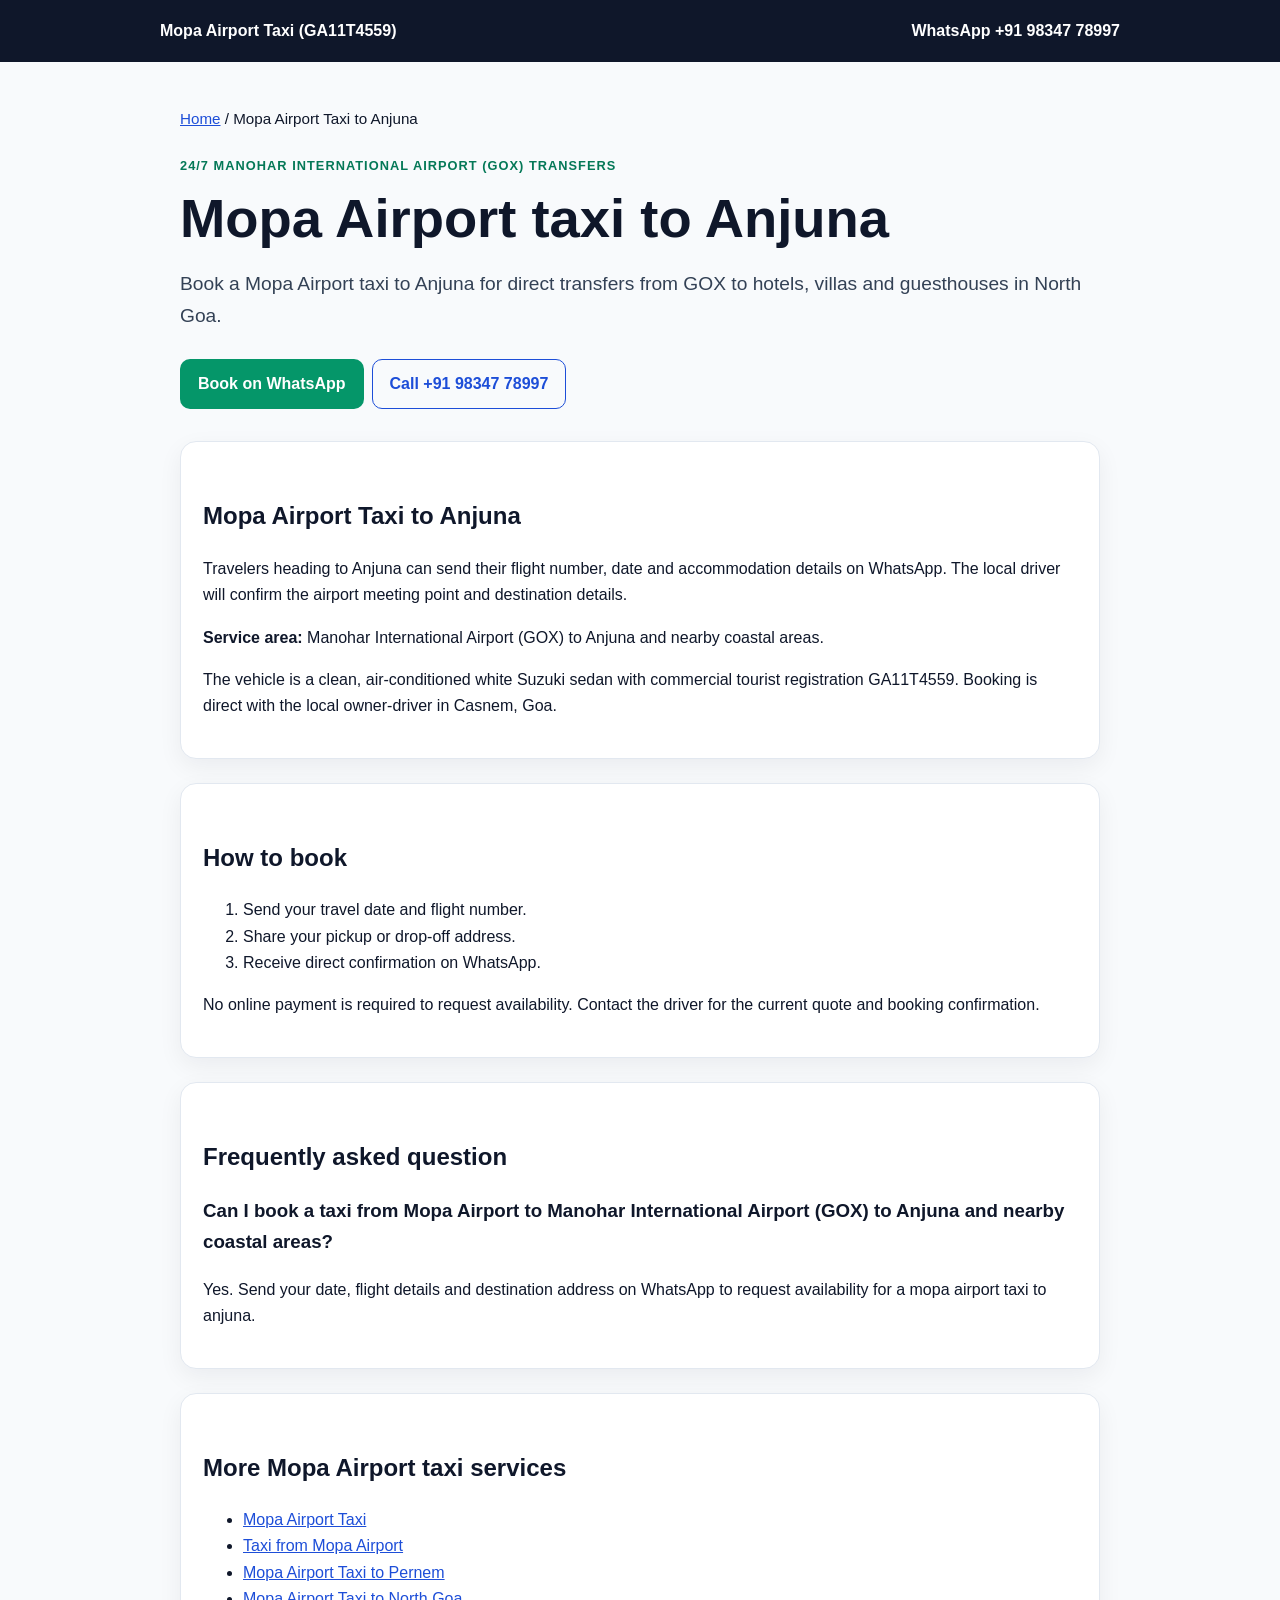
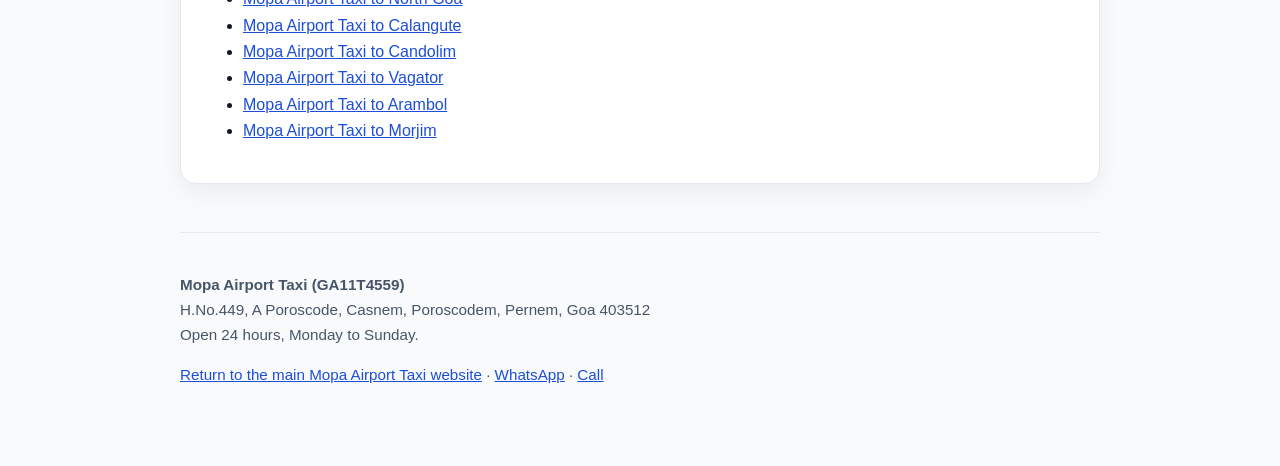
<file: mopa-airport-taxi-to-anjuna/index.html>
<!doctype html>
<html lang="en"><head><meta charset="utf-8"><meta name="viewport" content="width=device-width,initial-scale=1"><title>Mopa Airport Taxi to Anjuna | 24/7 GOX Transfers in Goa</title><meta name="description" content="Book a Mopa Airport taxi to Anjuna for direct transfers from GOX to hotels, villas and guesthouses in North Goa."><link rel="canonical" href="https://darkreaper3008.github.io/Mopa-Airport-Taxi/mopa-airport-taxi-to-anjuna/"><meta name="robots" content="index,follow"><meta property="og:type" content="website"><meta property="og:title" content="Mopa Airport Taxi to Anjuna | 24/7 GOX Transfers in Goa"><meta property="og:description" content="Book a Mopa Airport taxi to Anjuna for direct transfers from GOX to hotels, villas and guesthouses in North Goa."><meta property="og:url" content="https://darkreaper3008.github.io/Mopa-Airport-Taxi/mopa-airport-taxi-to-anjuna/"><meta property="og:site_name" content="Mopa Airport Taxi"><script type="application/ld+json">{"@context": "https://schema.org", "@type": ["LocalBusiness", "TaxiService"], "@id": "https://darkreaper3008.github.io/Mopa-Airport-Taxi/mopa-airport-taxi-to-anjuna/#taxiservice", "name": "Mopa Airport Taxi (GA11T4559)", "url": "https://darkreaper3008.github.io/Mopa-Airport-Taxi/mopa-airport-taxi-to-anjuna/", "telephone": "+919834778997", "priceRange": "$$", "serviceType": "Mopa Airport taxi to Anjuna", "areaServed": "Manohar International Airport (GOX) to Anjuna and nearby coastal areas", "description": "Book a Mopa Airport taxi to Anjuna for direct transfers from GOX to hotels, villas and guesthouses in North Goa.", "address": {"@type": "PostalAddress", "streetAddress": "H.No.449, A Poroscode, Casnem", "addressLocality": "Poroscodem, Pernem", "addressRegion": "Goa", "postalCode": "403512", "addressCountry": "IN"}}</script><script type="application/ld+json">{"@context": "https://schema.org", "@type": "FAQPage", "mainEntity": [{"@type": "Question", "name": "Can I book a taxi from Mopa Airport to Manohar International Airport (GOX) to Anjuna and nearby coastal areas?", "acceptedAnswer": {"@type": "Answer", "text": "Yes. Send your date, flight details and destination address on WhatsApp to request availability for a mopa airport taxi to anjuna."}}]}</script><style>
:root{color-scheme:light}*{box-sizing:border-box}body{margin:0;font-family:Arial,Helvetica,sans-serif;background:#f8fafc;color:#0f172a;line-height:1.65}main{max-width:960px;margin:0 auto;padding:32px 20px 64px}header{background:#0f172a;color:#fff;padding:18px 20px}header .bar{max-width:960px;margin:auto;display:flex;justify-content:space-between;gap:16px;align-items:center;flex-wrap:wrap}a{color:#1d4ed8}header a{color:#fff;text-decoration:none;font-weight:700}.eyebrow{color:#047857;font-weight:700;text-transform:uppercase;letter-spacing:.08em;font-size:.8rem}h1{font-size:clamp(2rem,5vw,3.4rem);line-height:1.1;margin:.4rem 0 1rem;color:#0f172a}h2{margin-top:2rem;color:#0f172a}.lead{font-size:1.2rem;color:#334155}.card{background:#fff;border:1px solid #e2e8f0;border-radius:16px;padding:22px;margin-top:24px;box-shadow:0 8px 24px rgba(15,23,42,.06)}.cta{display:inline-block;background:#059669;color:#fff;font-weight:700;text-decoration:none;border-radius:10px;padding:12px 18px;margin:8px 8px 8px 0}.secondary{display:inline-block;border:1px solid #1d4ed8;color:#1d4ed8;font-weight:700;text-decoration:none;border-radius:10px;padding:11px 17px}.links{display:flex;flex-wrap:wrap;gap:10px}.links a{background:#eef2ff;padding:8px 12px;border-radius:8px;text-decoration:none}.crumb{font-size:.95rem;margin:12px 0 24px}footer{border-top:1px solid #e2e8f0;padding-top:24px;margin-top:48px;color:#475569;font-size:.95rem}
</style></head>
<body><header><div class="bar"><a href="https://darkreaper3008.github.io/Mopa-Airport-Taxi/">Mopa Airport Taxi (GA11T4559)</a><a href="https://wa.me/919834778997?text=Hi,%20I%20want%20to%20book%20a%20Mopa%20Airport%20taxi">WhatsApp +91 98347 78997</a></div></header><main><p class="crumb"><a href="https://darkreaper3008.github.io/Mopa-Airport-Taxi/">Home</a> / Mopa Airport Taxi to Anjuna</p><p class="eyebrow">24/7 Manohar International Airport (GOX) transfers</p><h1>Mopa Airport taxi to Anjuna</h1><p class="lead">Book a Mopa Airport taxi to Anjuna for direct transfers from GOX to hotels, villas and guesthouses in North Goa.</p><p><a class="cta" href="https://wa.me/919834778997?text=Hi,%20I%20want%20to%20book%20a%20Mopa%20Airport%20taxi">Book on WhatsApp</a><a class="secondary" href="tel:+919834778997">Call +91 98347 78997</a></p><section class="card"><h2>Mopa Airport Taxi to Anjuna</h2><p>Travelers heading to Anjuna can send their flight number, date and accommodation details on WhatsApp. The local driver will confirm the airport meeting point and destination details.</p><p><strong>Service area:</strong> Manohar International Airport (GOX) to Anjuna and nearby coastal areas.</p><p>The vehicle is a clean, air-conditioned white Suzuki sedan with commercial tourist registration GA11T4559. Booking is direct with the local owner-driver in Casnem, Goa.</p></section><section class="card"><h2>How to book</h2><ol><li>Send your travel date and flight number.</li><li>Share your pickup or drop-off address.</li><li>Receive direct confirmation on WhatsApp.</li></ol><p>No online payment is required to request availability. Contact the driver for the current quote and booking confirmation.</p></section><section class="card"><h2>Frequently asked question</h2><h3>Can I book a taxi from Mopa Airport to Manohar International Airport (GOX) to Anjuna and nearby coastal areas?</h3><p>Yes. Send your date, flight details and destination address on WhatsApp to request availability for a mopa airport taxi to anjuna.</p></section><section class="card"><h2>More Mopa Airport taxi services</h2><ul><li><a href="../mopa-airport-taxi/">Mopa Airport Taxi</a></li>
<li><a href="../taxi-from-mopa-airport/">Taxi from Mopa Airport</a></li>
<li><a href="../mopa-airport-taxi-to-pernem/">Mopa Airport Taxi to Pernem</a></li>
<li><a href="../mopa-airport-taxi-to-north-goa/">Mopa Airport Taxi to North Goa</a></li>
<li><a href="../mopa-airport-taxi-to-calangute/">Mopa Airport Taxi to Calangute</a></li>
<li><a href="../mopa-airport-taxi-to-candolim/">Mopa Airport Taxi to Candolim</a></li>
<li><a href="../mopa-airport-taxi-to-vagator/">Mopa Airport Taxi to Vagator</a></li>
<li><a href="../mopa-airport-taxi-to-arambol/">Mopa Airport Taxi to Arambol</a></li>
<li><a href="../mopa-airport-taxi-to-morjim/">Mopa Airport Taxi to Morjim</a></li></ul></section><footer><p><strong>Mopa Airport Taxi (GA11T4559)</strong><br>H.No.449, A Poroscode, Casnem, Poroscodem, Pernem, Goa 403512<br>Open 24 hours, Monday to Sunday.</p><p><a href="https://darkreaper3008.github.io/Mopa-Airport-Taxi/">Return to the main Mopa Airport Taxi website</a> · <a href="https://wa.me/919834778997?text=Hi,%20I%20want%20to%20book%20a%20Mopa%20Airport%20taxi">WhatsApp</a> · <a href="tel:+919834778997">Call</a></p></footer></main></body></html>
</file>
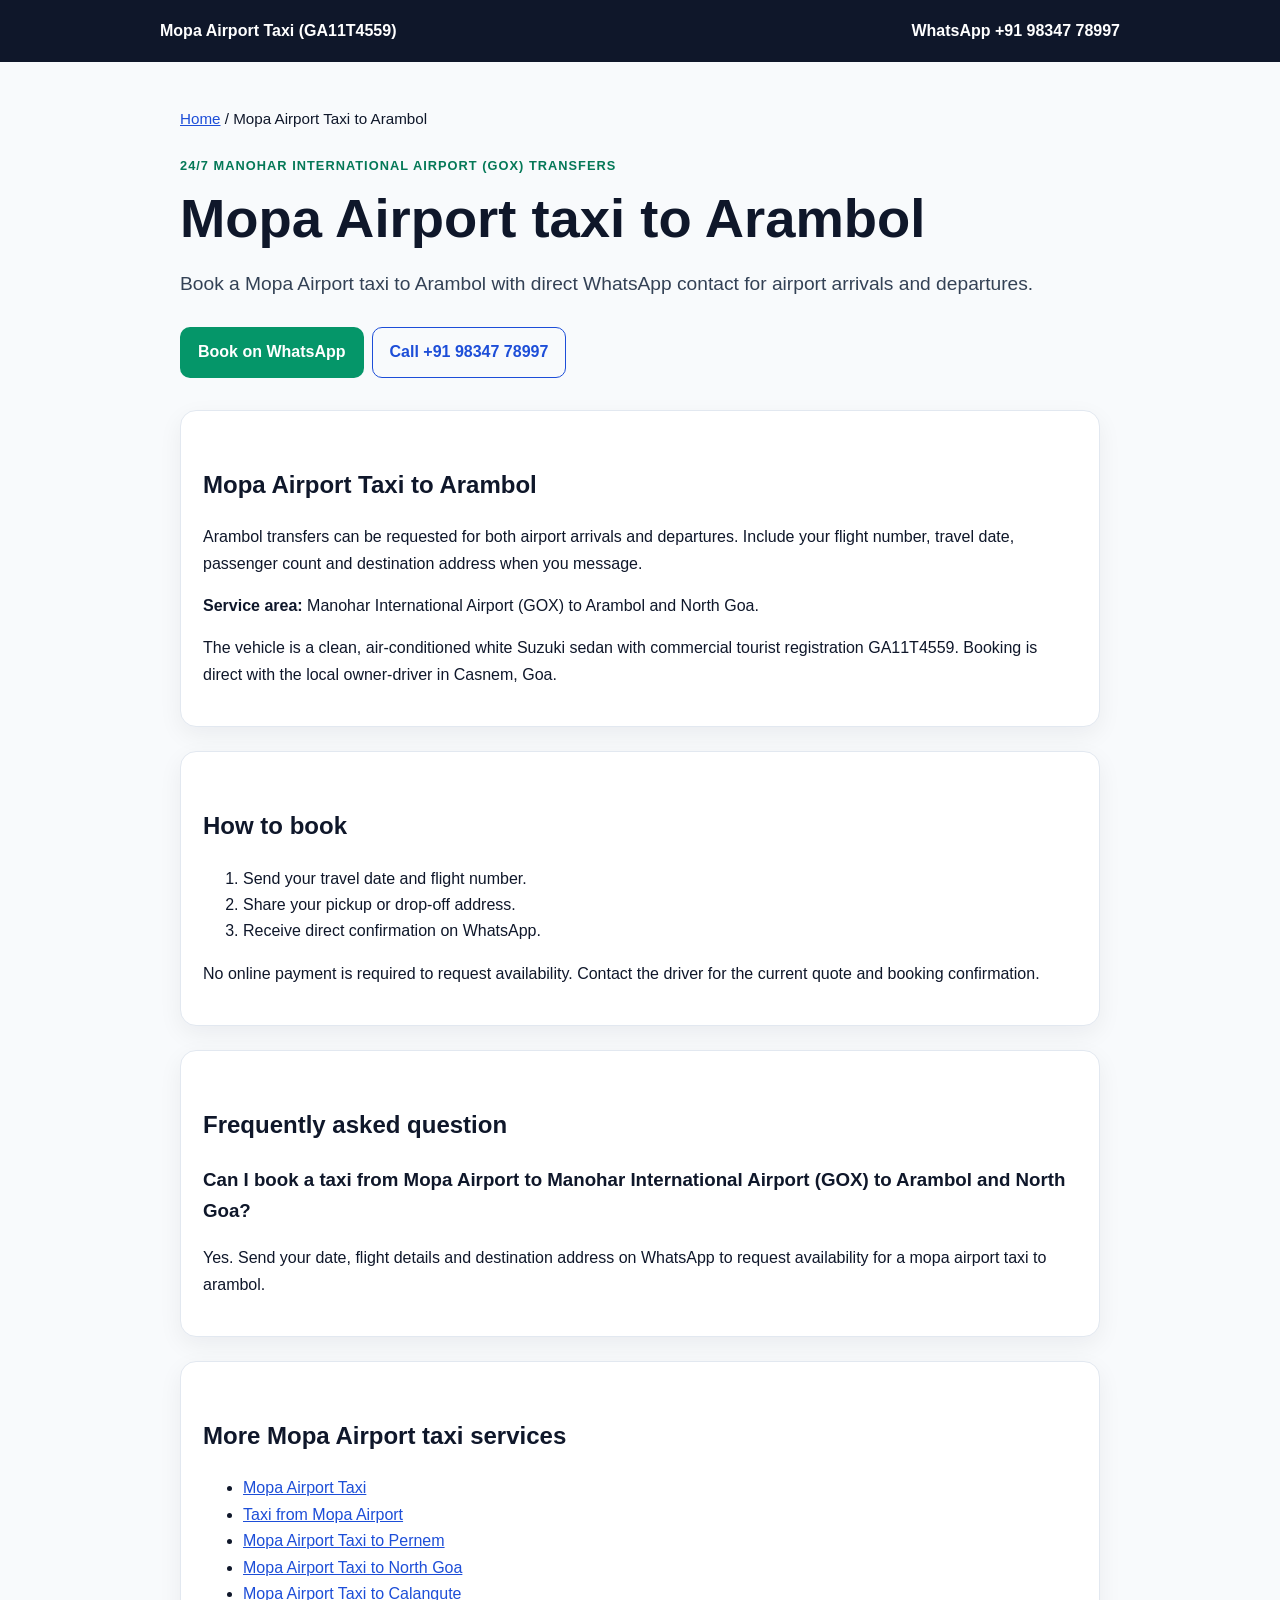
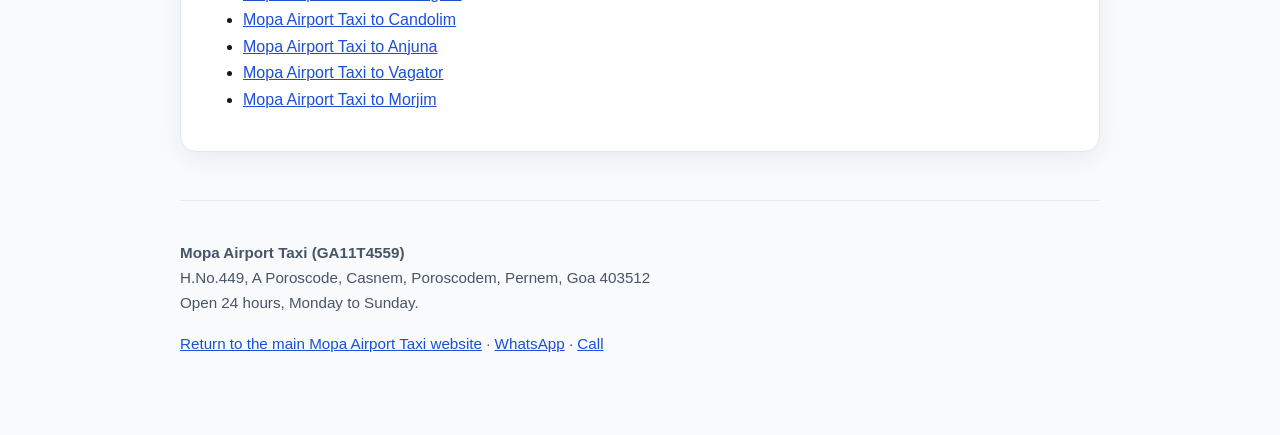
<file: mopa-airport-taxi-to-arambol/index.html>
<!doctype html>
<html lang="en"><head><meta charset="utf-8"><meta name="viewport" content="width=device-width,initial-scale=1"><title>Mopa Airport Taxi to Arambol | 24/7 GOX Transfers in Goa</title><meta name="description" content="Book a Mopa Airport taxi to Arambol with direct WhatsApp contact for airport arrivals and departures."><link rel="canonical" href="https://darkreaper3008.github.io/Mopa-Airport-Taxi/mopa-airport-taxi-to-arambol/"><meta name="robots" content="index,follow"><meta property="og:type" content="website"><meta property="og:title" content="Mopa Airport Taxi to Arambol | 24/7 GOX Transfers in Goa"><meta property="og:description" content="Book a Mopa Airport taxi to Arambol with direct WhatsApp contact for airport arrivals and departures."><meta property="og:url" content="https://darkreaper3008.github.io/Mopa-Airport-Taxi/mopa-airport-taxi-to-arambol/"><meta property="og:site_name" content="Mopa Airport Taxi"><script type="application/ld+json">{"@context": "https://schema.org", "@type": ["LocalBusiness", "TaxiService"], "@id": "https://darkreaper3008.github.io/Mopa-Airport-Taxi/mopa-airport-taxi-to-arambol/#taxiservice", "name": "Mopa Airport Taxi (GA11T4559)", "url": "https://darkreaper3008.github.io/Mopa-Airport-Taxi/mopa-airport-taxi-to-arambol/", "telephone": "+919834778997", "priceRange": "$$", "serviceType": "Mopa Airport taxi to Arambol", "areaServed": "Manohar International Airport (GOX) to Arambol and North Goa", "description": "Book a Mopa Airport taxi to Arambol with direct WhatsApp contact for airport arrivals and departures.", "address": {"@type": "PostalAddress", "streetAddress": "H.No.449, A Poroscode, Casnem", "addressLocality": "Poroscodem, Pernem", "addressRegion": "Goa", "postalCode": "403512", "addressCountry": "IN"}}</script><script type="application/ld+json">{"@context": "https://schema.org", "@type": "FAQPage", "mainEntity": [{"@type": "Question", "name": "Can I book a taxi from Mopa Airport to Manohar International Airport (GOX) to Arambol and North Goa?", "acceptedAnswer": {"@type": "Answer", "text": "Yes. Send your date, flight details and destination address on WhatsApp to request availability for a mopa airport taxi to arambol."}}]}</script><style>
:root{color-scheme:light}*{box-sizing:border-box}body{margin:0;font-family:Arial,Helvetica,sans-serif;background:#f8fafc;color:#0f172a;line-height:1.65}main{max-width:960px;margin:0 auto;padding:32px 20px 64px}header{background:#0f172a;color:#fff;padding:18px 20px}header .bar{max-width:960px;margin:auto;display:flex;justify-content:space-between;gap:16px;align-items:center;flex-wrap:wrap}a{color:#1d4ed8}header a{color:#fff;text-decoration:none;font-weight:700}.eyebrow{color:#047857;font-weight:700;text-transform:uppercase;letter-spacing:.08em;font-size:.8rem}h1{font-size:clamp(2rem,5vw,3.4rem);line-height:1.1;margin:.4rem 0 1rem;color:#0f172a}h2{margin-top:2rem;color:#0f172a}.lead{font-size:1.2rem;color:#334155}.card{background:#fff;border:1px solid #e2e8f0;border-radius:16px;padding:22px;margin-top:24px;box-shadow:0 8px 24px rgba(15,23,42,.06)}.cta{display:inline-block;background:#059669;color:#fff;font-weight:700;text-decoration:none;border-radius:10px;padding:12px 18px;margin:8px 8px 8px 0}.secondary{display:inline-block;border:1px solid #1d4ed8;color:#1d4ed8;font-weight:700;text-decoration:none;border-radius:10px;padding:11px 17px}.links{display:flex;flex-wrap:wrap;gap:10px}.links a{background:#eef2ff;padding:8px 12px;border-radius:8px;text-decoration:none}.crumb{font-size:.95rem;margin:12px 0 24px}footer{border-top:1px solid #e2e8f0;padding-top:24px;margin-top:48px;color:#475569;font-size:.95rem}
</style></head>
<body><header><div class="bar"><a href="https://darkreaper3008.github.io/Mopa-Airport-Taxi/">Mopa Airport Taxi (GA11T4559)</a><a href="https://wa.me/919834778997?text=Hi,%20I%20want%20to%20book%20a%20Mopa%20Airport%20taxi">WhatsApp +91 98347 78997</a></div></header><main><p class="crumb"><a href="https://darkreaper3008.github.io/Mopa-Airport-Taxi/">Home</a> / Mopa Airport Taxi to Arambol</p><p class="eyebrow">24/7 Manohar International Airport (GOX) transfers</p><h1>Mopa Airport taxi to Arambol</h1><p class="lead">Book a Mopa Airport taxi to Arambol with direct WhatsApp contact for airport arrivals and departures.</p><p><a class="cta" href="https://wa.me/919834778997?text=Hi,%20I%20want%20to%20book%20a%20Mopa%20Airport%20taxi">Book on WhatsApp</a><a class="secondary" href="tel:+919834778997">Call +91 98347 78997</a></p><section class="card"><h2>Mopa Airport Taxi to Arambol</h2><p>Arambol transfers can be requested for both airport arrivals and departures. Include your flight number, travel date, passenger count and destination address when you message.</p><p><strong>Service area:</strong> Manohar International Airport (GOX) to Arambol and North Goa.</p><p>The vehicle is a clean, air-conditioned white Suzuki sedan with commercial tourist registration GA11T4559. Booking is direct with the local owner-driver in Casnem, Goa.</p></section><section class="card"><h2>How to book</h2><ol><li>Send your travel date and flight number.</li><li>Share your pickup or drop-off address.</li><li>Receive direct confirmation on WhatsApp.</li></ol><p>No online payment is required to request availability. Contact the driver for the current quote and booking confirmation.</p></section><section class="card"><h2>Frequently asked question</h2><h3>Can I book a taxi from Mopa Airport to Manohar International Airport (GOX) to Arambol and North Goa?</h3><p>Yes. Send your date, flight details and destination address on WhatsApp to request availability for a mopa airport taxi to arambol.</p></section><section class="card"><h2>More Mopa Airport taxi services</h2><ul><li><a href="../mopa-airport-taxi/">Mopa Airport Taxi</a></li>
<li><a href="../taxi-from-mopa-airport/">Taxi from Mopa Airport</a></li>
<li><a href="../mopa-airport-taxi-to-pernem/">Mopa Airport Taxi to Pernem</a></li>
<li><a href="../mopa-airport-taxi-to-north-goa/">Mopa Airport Taxi to North Goa</a></li>
<li><a href="../mopa-airport-taxi-to-calangute/">Mopa Airport Taxi to Calangute</a></li>
<li><a href="../mopa-airport-taxi-to-candolim/">Mopa Airport Taxi to Candolim</a></li>
<li><a href="../mopa-airport-taxi-to-anjuna/">Mopa Airport Taxi to Anjuna</a></li>
<li><a href="../mopa-airport-taxi-to-vagator/">Mopa Airport Taxi to Vagator</a></li>
<li><a href="../mopa-airport-taxi-to-morjim/">Mopa Airport Taxi to Morjim</a></li></ul></section><footer><p><strong>Mopa Airport Taxi (GA11T4559)</strong><br>H.No.449, A Poroscode, Casnem, Poroscodem, Pernem, Goa 403512<br>Open 24 hours, Monday to Sunday.</p><p><a href="https://darkreaper3008.github.io/Mopa-Airport-Taxi/">Return to the main Mopa Airport Taxi website</a> · <a href="https://wa.me/919834778997?text=Hi,%20I%20want%20to%20book%20a%20Mopa%20Airport%20taxi">WhatsApp</a> · <a href="tel:+919834778997">Call</a></p></footer></main></body></html>
</file>
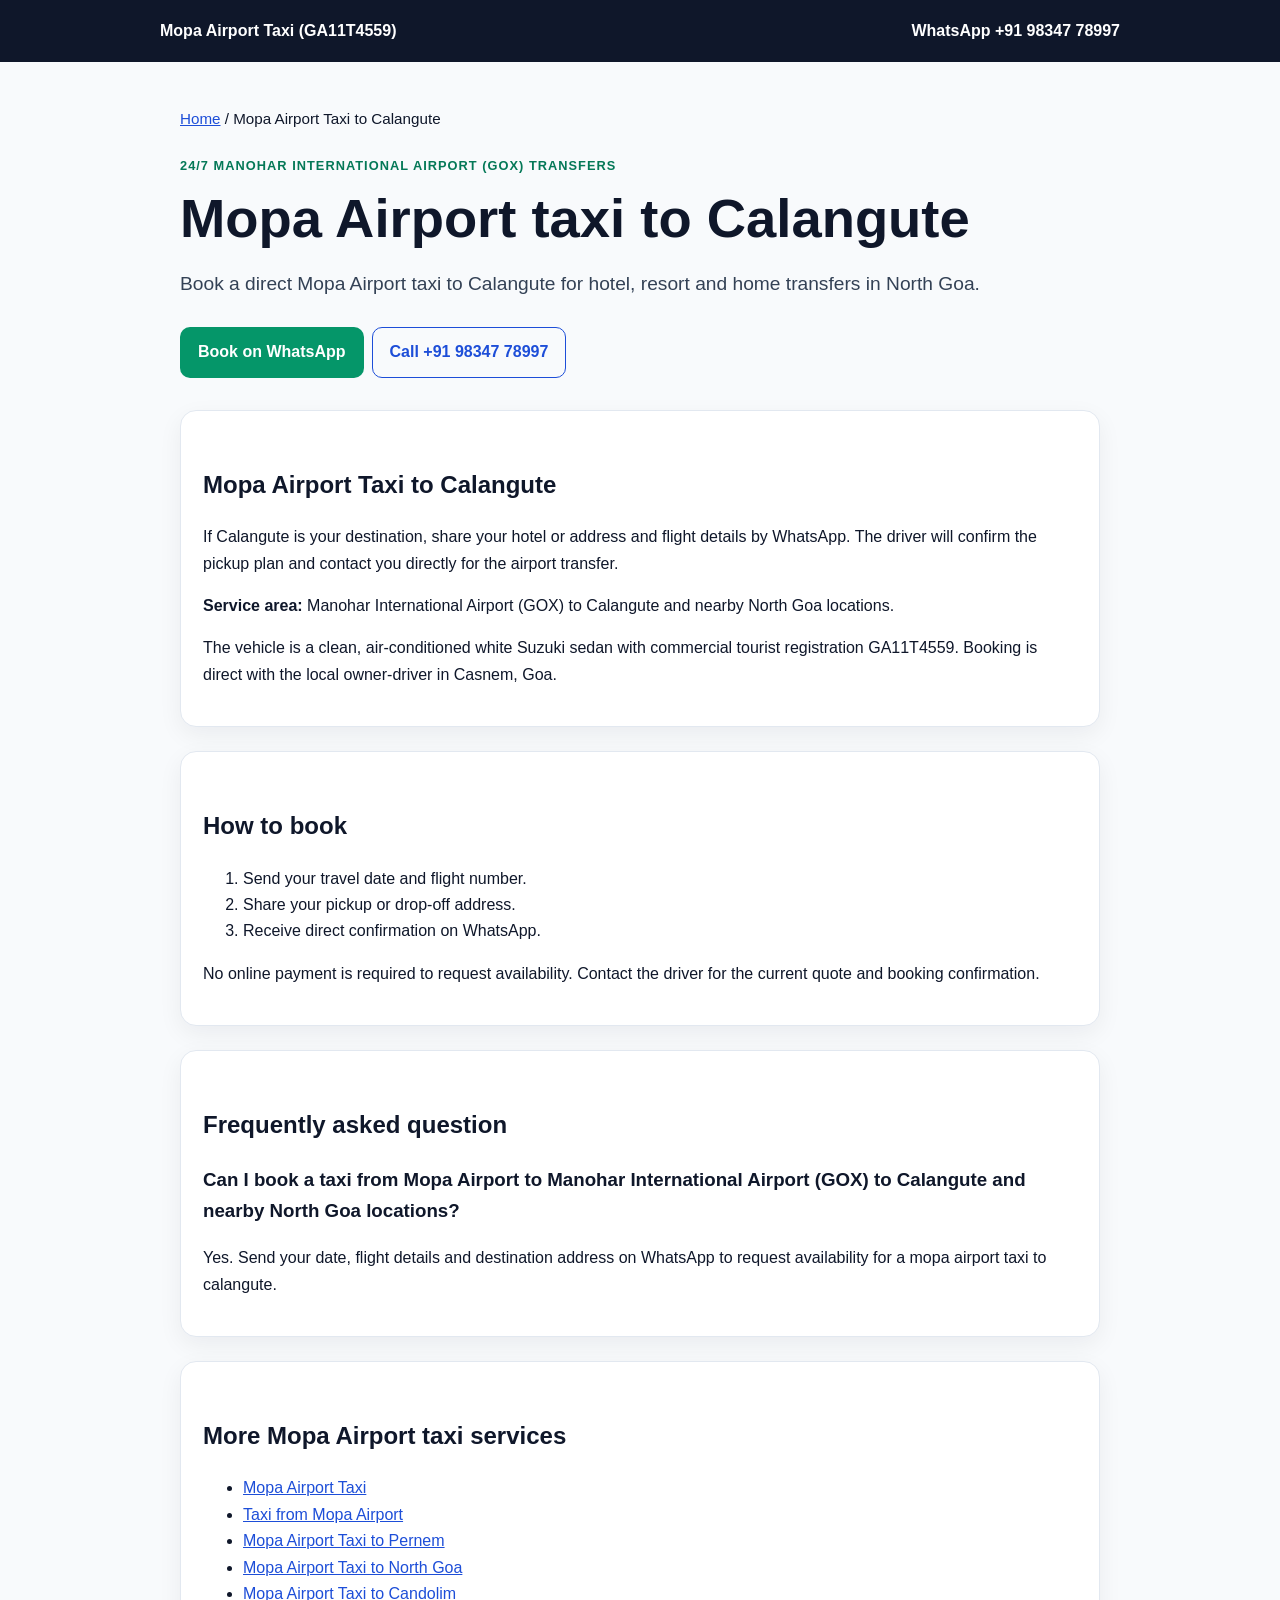
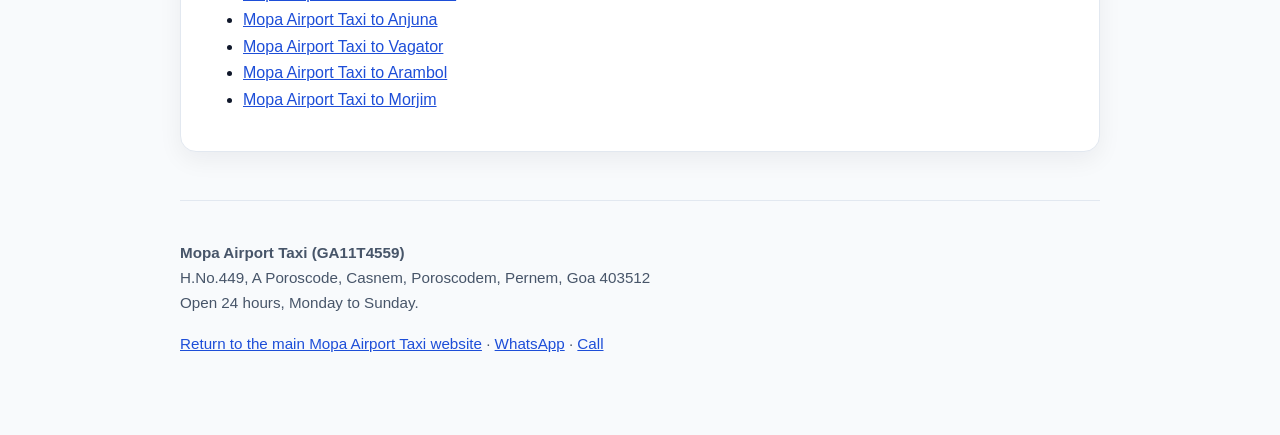
<file: mopa-airport-taxi-to-calangute/index.html>
<!doctype html>
<html lang="en"><head><meta charset="utf-8"><meta name="viewport" content="width=device-width,initial-scale=1"><title>Mopa Airport Taxi to Calangute | 24/7 GOX Transfers in Goa</title><meta name="description" content="Book a direct Mopa Airport taxi to Calangute for hotel, resort and home transfers in North Goa."><link rel="canonical" href="https://darkreaper3008.github.io/Mopa-Airport-Taxi/mopa-airport-taxi-to-calangute/"><meta name="robots" content="index,follow"><meta property="og:type" content="website"><meta property="og:title" content="Mopa Airport Taxi to Calangute | 24/7 GOX Transfers in Goa"><meta property="og:description" content="Book a direct Mopa Airport taxi to Calangute for hotel, resort and home transfers in North Goa."><meta property="og:url" content="https://darkreaper3008.github.io/Mopa-Airport-Taxi/mopa-airport-taxi-to-calangute/"><meta property="og:site_name" content="Mopa Airport Taxi"><script type="application/ld+json">{"@context": "https://schema.org", "@type": ["LocalBusiness", "TaxiService"], "@id": "https://darkreaper3008.github.io/Mopa-Airport-Taxi/mopa-airport-taxi-to-calangute/#taxiservice", "name": "Mopa Airport Taxi (GA11T4559)", "url": "https://darkreaper3008.github.io/Mopa-Airport-Taxi/mopa-airport-taxi-to-calangute/", "telephone": "+919834778997", "priceRange": "$$", "serviceType": "Mopa Airport taxi to Calangute", "areaServed": "Manohar International Airport (GOX) to Calangute and nearby North Goa locations", "description": "Book a direct Mopa Airport taxi to Calangute for hotel, resort and home transfers in North Goa.", "address": {"@type": "PostalAddress", "streetAddress": "H.No.449, A Poroscode, Casnem", "addressLocality": "Poroscodem, Pernem", "addressRegion": "Goa", "postalCode": "403512", "addressCountry": "IN"}}</script><script type="application/ld+json">{"@context": "https://schema.org", "@type": "FAQPage", "mainEntity": [{"@type": "Question", "name": "Can I book a taxi from Mopa Airport to Manohar International Airport (GOX) to Calangute and nearby North Goa locations?", "acceptedAnswer": {"@type": "Answer", "text": "Yes. Send your date, flight details and destination address on WhatsApp to request availability for a mopa airport taxi to calangute."}}]}</script><style>
:root{color-scheme:light}*{box-sizing:border-box}body{margin:0;font-family:Arial,Helvetica,sans-serif;background:#f8fafc;color:#0f172a;line-height:1.65}main{max-width:960px;margin:0 auto;padding:32px 20px 64px}header{background:#0f172a;color:#fff;padding:18px 20px}header .bar{max-width:960px;margin:auto;display:flex;justify-content:space-between;gap:16px;align-items:center;flex-wrap:wrap}a{color:#1d4ed8}header a{color:#fff;text-decoration:none;font-weight:700}.eyebrow{color:#047857;font-weight:700;text-transform:uppercase;letter-spacing:.08em;font-size:.8rem}h1{font-size:clamp(2rem,5vw,3.4rem);line-height:1.1;margin:.4rem 0 1rem;color:#0f172a}h2{margin-top:2rem;color:#0f172a}.lead{font-size:1.2rem;color:#334155}.card{background:#fff;border:1px solid #e2e8f0;border-radius:16px;padding:22px;margin-top:24px;box-shadow:0 8px 24px rgba(15,23,42,.06)}.cta{display:inline-block;background:#059669;color:#fff;font-weight:700;text-decoration:none;border-radius:10px;padding:12px 18px;margin:8px 8px 8px 0}.secondary{display:inline-block;border:1px solid #1d4ed8;color:#1d4ed8;font-weight:700;text-decoration:none;border-radius:10px;padding:11px 17px}.links{display:flex;flex-wrap:wrap;gap:10px}.links a{background:#eef2ff;padding:8px 12px;border-radius:8px;text-decoration:none}.crumb{font-size:.95rem;margin:12px 0 24px}footer{border-top:1px solid #e2e8f0;padding-top:24px;margin-top:48px;color:#475569;font-size:.95rem}
</style></head>
<body><header><div class="bar"><a href="https://darkreaper3008.github.io/Mopa-Airport-Taxi/">Mopa Airport Taxi (GA11T4559)</a><a href="https://wa.me/919834778997?text=Hi,%20I%20want%20to%20book%20a%20Mopa%20Airport%20taxi">WhatsApp +91 98347 78997</a></div></header><main><p class="crumb"><a href="https://darkreaper3008.github.io/Mopa-Airport-Taxi/">Home</a> / Mopa Airport Taxi to Calangute</p><p class="eyebrow">24/7 Manohar International Airport (GOX) transfers</p><h1>Mopa Airport taxi to Calangute</h1><p class="lead">Book a direct Mopa Airport taxi to Calangute for hotel, resort and home transfers in North Goa.</p><p><a class="cta" href="https://wa.me/919834778997?text=Hi,%20I%20want%20to%20book%20a%20Mopa%20Airport%20taxi">Book on WhatsApp</a><a class="secondary" href="tel:+919834778997">Call +91 98347 78997</a></p><section class="card"><h2>Mopa Airport Taxi to Calangute</h2><p>If Calangute is your destination, share your hotel or address and flight details by WhatsApp. The driver will confirm the pickup plan and contact you directly for the airport transfer.</p><p><strong>Service area:</strong> Manohar International Airport (GOX) to Calangute and nearby North Goa locations.</p><p>The vehicle is a clean, air-conditioned white Suzuki sedan with commercial tourist registration GA11T4559. Booking is direct with the local owner-driver in Casnem, Goa.</p></section><section class="card"><h2>How to book</h2><ol><li>Send your travel date and flight number.</li><li>Share your pickup or drop-off address.</li><li>Receive direct confirmation on WhatsApp.</li></ol><p>No online payment is required to request availability. Contact the driver for the current quote and booking confirmation.</p></section><section class="card"><h2>Frequently asked question</h2><h3>Can I book a taxi from Mopa Airport to Manohar International Airport (GOX) to Calangute and nearby North Goa locations?</h3><p>Yes. Send your date, flight details and destination address on WhatsApp to request availability for a mopa airport taxi to calangute.</p></section><section class="card"><h2>More Mopa Airport taxi services</h2><ul><li><a href="../mopa-airport-taxi/">Mopa Airport Taxi</a></li>
<li><a href="../taxi-from-mopa-airport/">Taxi from Mopa Airport</a></li>
<li><a href="../mopa-airport-taxi-to-pernem/">Mopa Airport Taxi to Pernem</a></li>
<li><a href="../mopa-airport-taxi-to-north-goa/">Mopa Airport Taxi to North Goa</a></li>
<li><a href="../mopa-airport-taxi-to-candolim/">Mopa Airport Taxi to Candolim</a></li>
<li><a href="../mopa-airport-taxi-to-anjuna/">Mopa Airport Taxi to Anjuna</a></li>
<li><a href="../mopa-airport-taxi-to-vagator/">Mopa Airport Taxi to Vagator</a></li>
<li><a href="../mopa-airport-taxi-to-arambol/">Mopa Airport Taxi to Arambol</a></li>
<li><a href="../mopa-airport-taxi-to-morjim/">Mopa Airport Taxi to Morjim</a></li></ul></section><footer><p><strong>Mopa Airport Taxi (GA11T4559)</strong><br>H.No.449, A Poroscode, Casnem, Poroscodem, Pernem, Goa 403512<br>Open 24 hours, Monday to Sunday.</p><p><a href="https://darkreaper3008.github.io/Mopa-Airport-Taxi/">Return to the main Mopa Airport Taxi website</a> · <a href="https://wa.me/919834778997?text=Hi,%20I%20want%20to%20book%20a%20Mopa%20Airport%20taxi">WhatsApp</a> · <a href="tel:+919834778997">Call</a></p></footer></main></body></html>
</file>
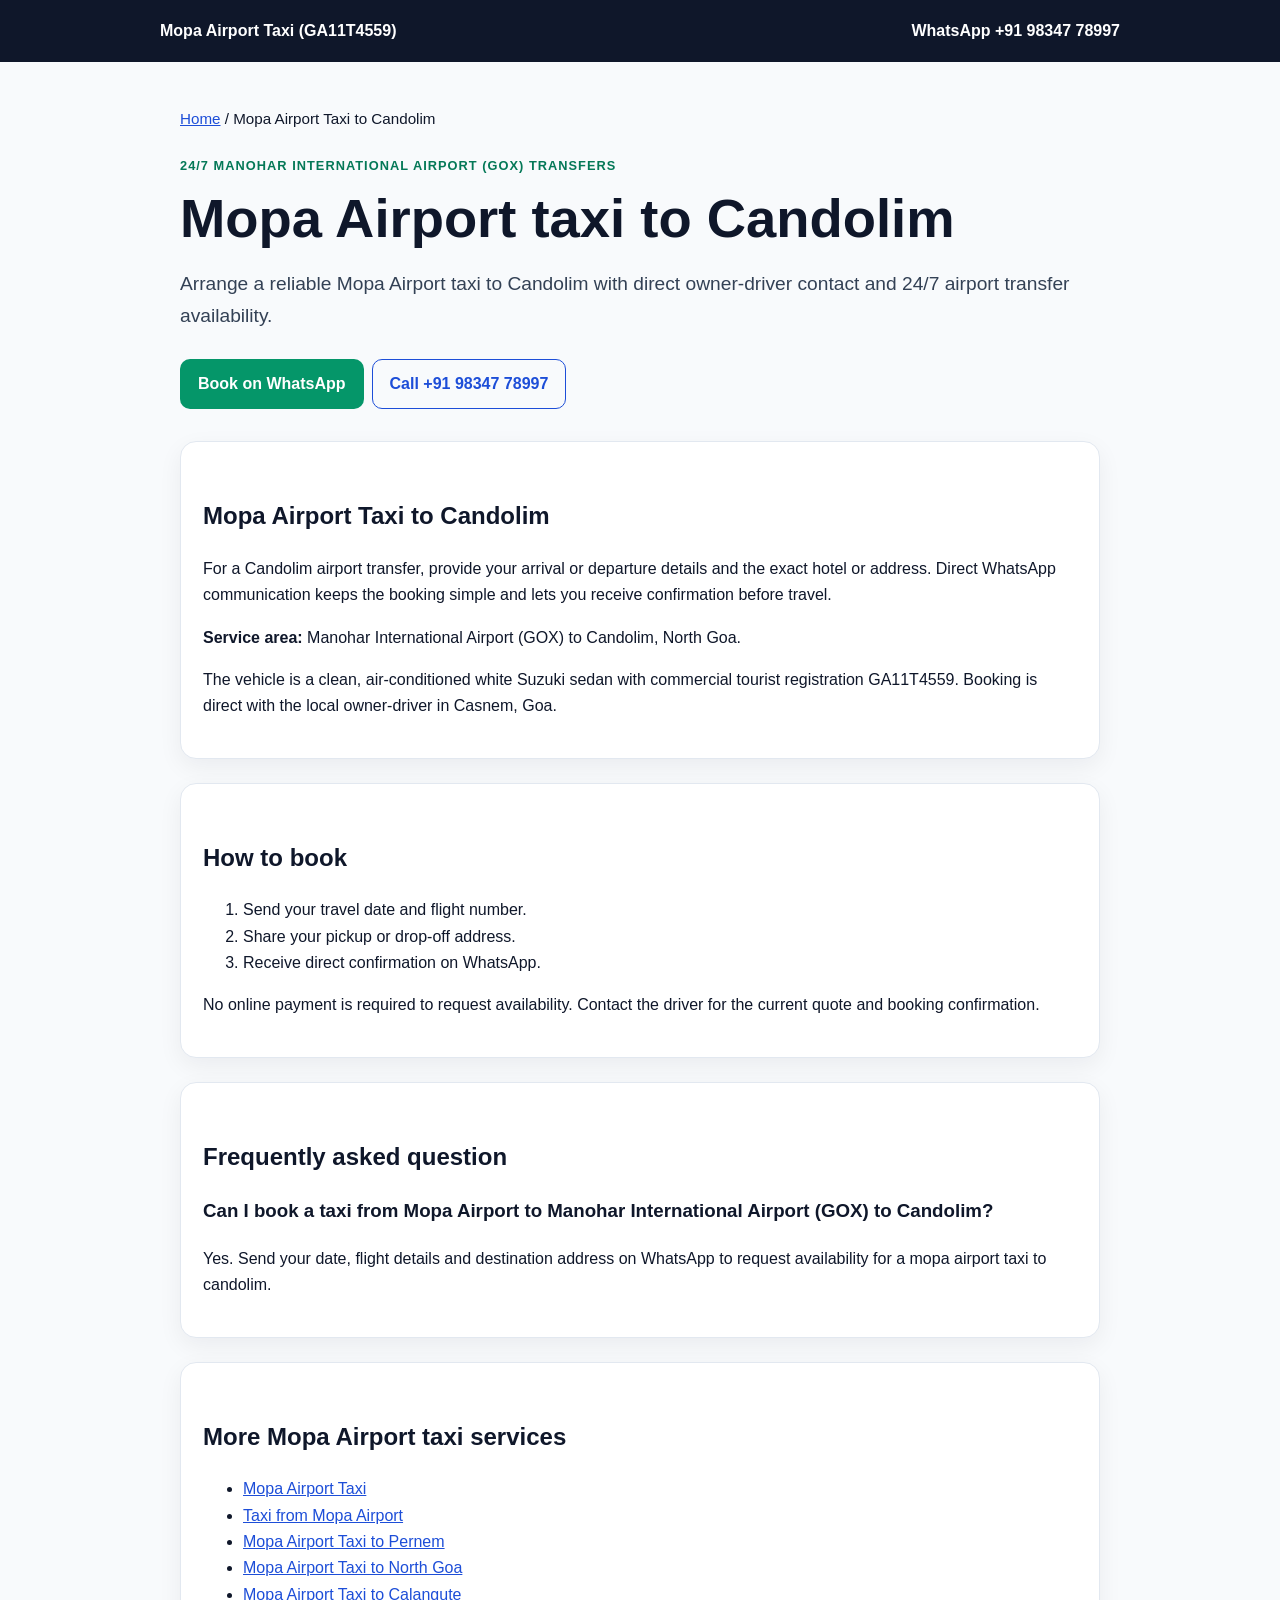
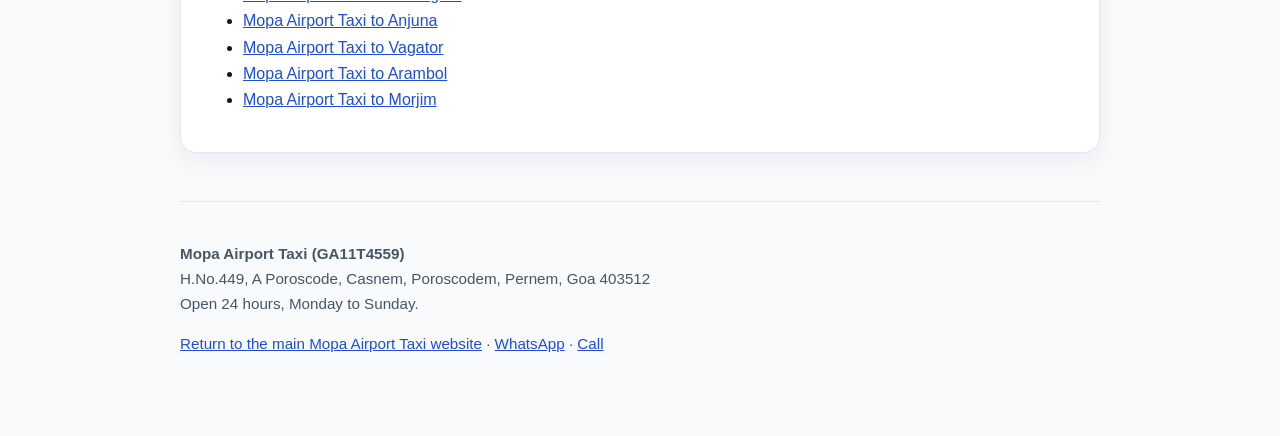
<file: mopa-airport-taxi-to-candolim/index.html>
<!doctype html>
<html lang="en"><head><meta charset="utf-8"><meta name="viewport" content="width=device-width,initial-scale=1"><title>Mopa Airport Taxi to Candolim | 24/7 GOX Transfers in Goa</title><meta name="description" content="Arrange a reliable Mopa Airport taxi to Candolim with direct owner-driver contact and 24/7 airport transfer availability."><link rel="canonical" href="https://darkreaper3008.github.io/Mopa-Airport-Taxi/mopa-airport-taxi-to-candolim/"><meta name="robots" content="index,follow"><meta property="og:type" content="website"><meta property="og:title" content="Mopa Airport Taxi to Candolim | 24/7 GOX Transfers in Goa"><meta property="og:description" content="Arrange a reliable Mopa Airport taxi to Candolim with direct owner-driver contact and 24/7 airport transfer availability."><meta property="og:url" content="https://darkreaper3008.github.io/Mopa-Airport-Taxi/mopa-airport-taxi-to-candolim/"><meta property="og:site_name" content="Mopa Airport Taxi"><script type="application/ld+json">{"@context": "https://schema.org", "@type": ["LocalBusiness", "TaxiService"], "@id": "https://darkreaper3008.github.io/Mopa-Airport-Taxi/mopa-airport-taxi-to-candolim/#taxiservice", "name": "Mopa Airport Taxi (GA11T4559)", "url": "https://darkreaper3008.github.io/Mopa-Airport-Taxi/mopa-airport-taxi-to-candolim/", "telephone": "+919834778997", "priceRange": "$$", "serviceType": "Mopa Airport taxi to Candolim", "areaServed": "Manohar International Airport (GOX) to Candolim, North Goa", "description": "Arrange a reliable Mopa Airport taxi to Candolim with direct owner-driver contact and 24/7 airport transfer availability.", "address": {"@type": "PostalAddress", "streetAddress": "H.No.449, A Poroscode, Casnem", "addressLocality": "Poroscodem, Pernem", "addressRegion": "Goa", "postalCode": "403512", "addressCountry": "IN"}}</script><script type="application/ld+json">{"@context": "https://schema.org", "@type": "FAQPage", "mainEntity": [{"@type": "Question", "name": "Can I book a taxi from Mopa Airport to Manohar International Airport (GOX) to Candolim?", "acceptedAnswer": {"@type": "Answer", "text": "Yes. Send your date, flight details and destination address on WhatsApp to request availability for a mopa airport taxi to candolim."}}]}</script><style>
:root{color-scheme:light}*{box-sizing:border-box}body{margin:0;font-family:Arial,Helvetica,sans-serif;background:#f8fafc;color:#0f172a;line-height:1.65}main{max-width:960px;margin:0 auto;padding:32px 20px 64px}header{background:#0f172a;color:#fff;padding:18px 20px}header .bar{max-width:960px;margin:auto;display:flex;justify-content:space-between;gap:16px;align-items:center;flex-wrap:wrap}a{color:#1d4ed8}header a{color:#fff;text-decoration:none;font-weight:700}.eyebrow{color:#047857;font-weight:700;text-transform:uppercase;letter-spacing:.08em;font-size:.8rem}h1{font-size:clamp(2rem,5vw,3.4rem);line-height:1.1;margin:.4rem 0 1rem;color:#0f172a}h2{margin-top:2rem;color:#0f172a}.lead{font-size:1.2rem;color:#334155}.card{background:#fff;border:1px solid #e2e8f0;border-radius:16px;padding:22px;margin-top:24px;box-shadow:0 8px 24px rgba(15,23,42,.06)}.cta{display:inline-block;background:#059669;color:#fff;font-weight:700;text-decoration:none;border-radius:10px;padding:12px 18px;margin:8px 8px 8px 0}.secondary{display:inline-block;border:1px solid #1d4ed8;color:#1d4ed8;font-weight:700;text-decoration:none;border-radius:10px;padding:11px 17px}.links{display:flex;flex-wrap:wrap;gap:10px}.links a{background:#eef2ff;padding:8px 12px;border-radius:8px;text-decoration:none}.crumb{font-size:.95rem;margin:12px 0 24px}footer{border-top:1px solid #e2e8f0;padding-top:24px;margin-top:48px;color:#475569;font-size:.95rem}
</style></head>
<body><header><div class="bar"><a href="https://darkreaper3008.github.io/Mopa-Airport-Taxi/">Mopa Airport Taxi (GA11T4559)</a><a href="https://wa.me/919834778997?text=Hi,%20I%20want%20to%20book%20a%20Mopa%20Airport%20taxi">WhatsApp +91 98347 78997</a></div></header><main><p class="crumb"><a href="https://darkreaper3008.github.io/Mopa-Airport-Taxi/">Home</a> / Mopa Airport Taxi to Candolim</p><p class="eyebrow">24/7 Manohar International Airport (GOX) transfers</p><h1>Mopa Airport taxi to Candolim</h1><p class="lead">Arrange a reliable Mopa Airport taxi to Candolim with direct owner-driver contact and 24/7 airport transfer availability.</p><p><a class="cta" href="https://wa.me/919834778997?text=Hi,%20I%20want%20to%20book%20a%20Mopa%20Airport%20taxi">Book on WhatsApp</a><a class="secondary" href="tel:+919834778997">Call +91 98347 78997</a></p><section class="card"><h2>Mopa Airport Taxi to Candolim</h2><p>For a Candolim airport transfer, provide your arrival or departure details and the exact hotel or address. Direct WhatsApp communication keeps the booking simple and lets you receive confirmation before travel.</p><p><strong>Service area:</strong> Manohar International Airport (GOX) to Candolim, North Goa.</p><p>The vehicle is a clean, air-conditioned white Suzuki sedan with commercial tourist registration GA11T4559. Booking is direct with the local owner-driver in Casnem, Goa.</p></section><section class="card"><h2>How to book</h2><ol><li>Send your travel date and flight number.</li><li>Share your pickup or drop-off address.</li><li>Receive direct confirmation on WhatsApp.</li></ol><p>No online payment is required to request availability. Contact the driver for the current quote and booking confirmation.</p></section><section class="card"><h2>Frequently asked question</h2><h3>Can I book a taxi from Mopa Airport to Manohar International Airport (GOX) to Candolim?</h3><p>Yes. Send your date, flight details and destination address on WhatsApp to request availability for a mopa airport taxi to candolim.</p></section><section class="card"><h2>More Mopa Airport taxi services</h2><ul><li><a href="../mopa-airport-taxi/">Mopa Airport Taxi</a></li>
<li><a href="../taxi-from-mopa-airport/">Taxi from Mopa Airport</a></li>
<li><a href="../mopa-airport-taxi-to-pernem/">Mopa Airport Taxi to Pernem</a></li>
<li><a href="../mopa-airport-taxi-to-north-goa/">Mopa Airport Taxi to North Goa</a></li>
<li><a href="../mopa-airport-taxi-to-calangute/">Mopa Airport Taxi to Calangute</a></li>
<li><a href="../mopa-airport-taxi-to-anjuna/">Mopa Airport Taxi to Anjuna</a></li>
<li><a href="../mopa-airport-taxi-to-vagator/">Mopa Airport Taxi to Vagator</a></li>
<li><a href="../mopa-airport-taxi-to-arambol/">Mopa Airport Taxi to Arambol</a></li>
<li><a href="../mopa-airport-taxi-to-morjim/">Mopa Airport Taxi to Morjim</a></li></ul></section><footer><p><strong>Mopa Airport Taxi (GA11T4559)</strong><br>H.No.449, A Poroscode, Casnem, Poroscodem, Pernem, Goa 403512<br>Open 24 hours, Monday to Sunday.</p><p><a href="https://darkreaper3008.github.io/Mopa-Airport-Taxi/">Return to the main Mopa Airport Taxi website</a> · <a href="https://wa.me/919834778997?text=Hi,%20I%20want%20to%20book%20a%20Mopa%20Airport%20taxi">WhatsApp</a> · <a href="tel:+919834778997">Call</a></p></footer></main></body></html>
</file>
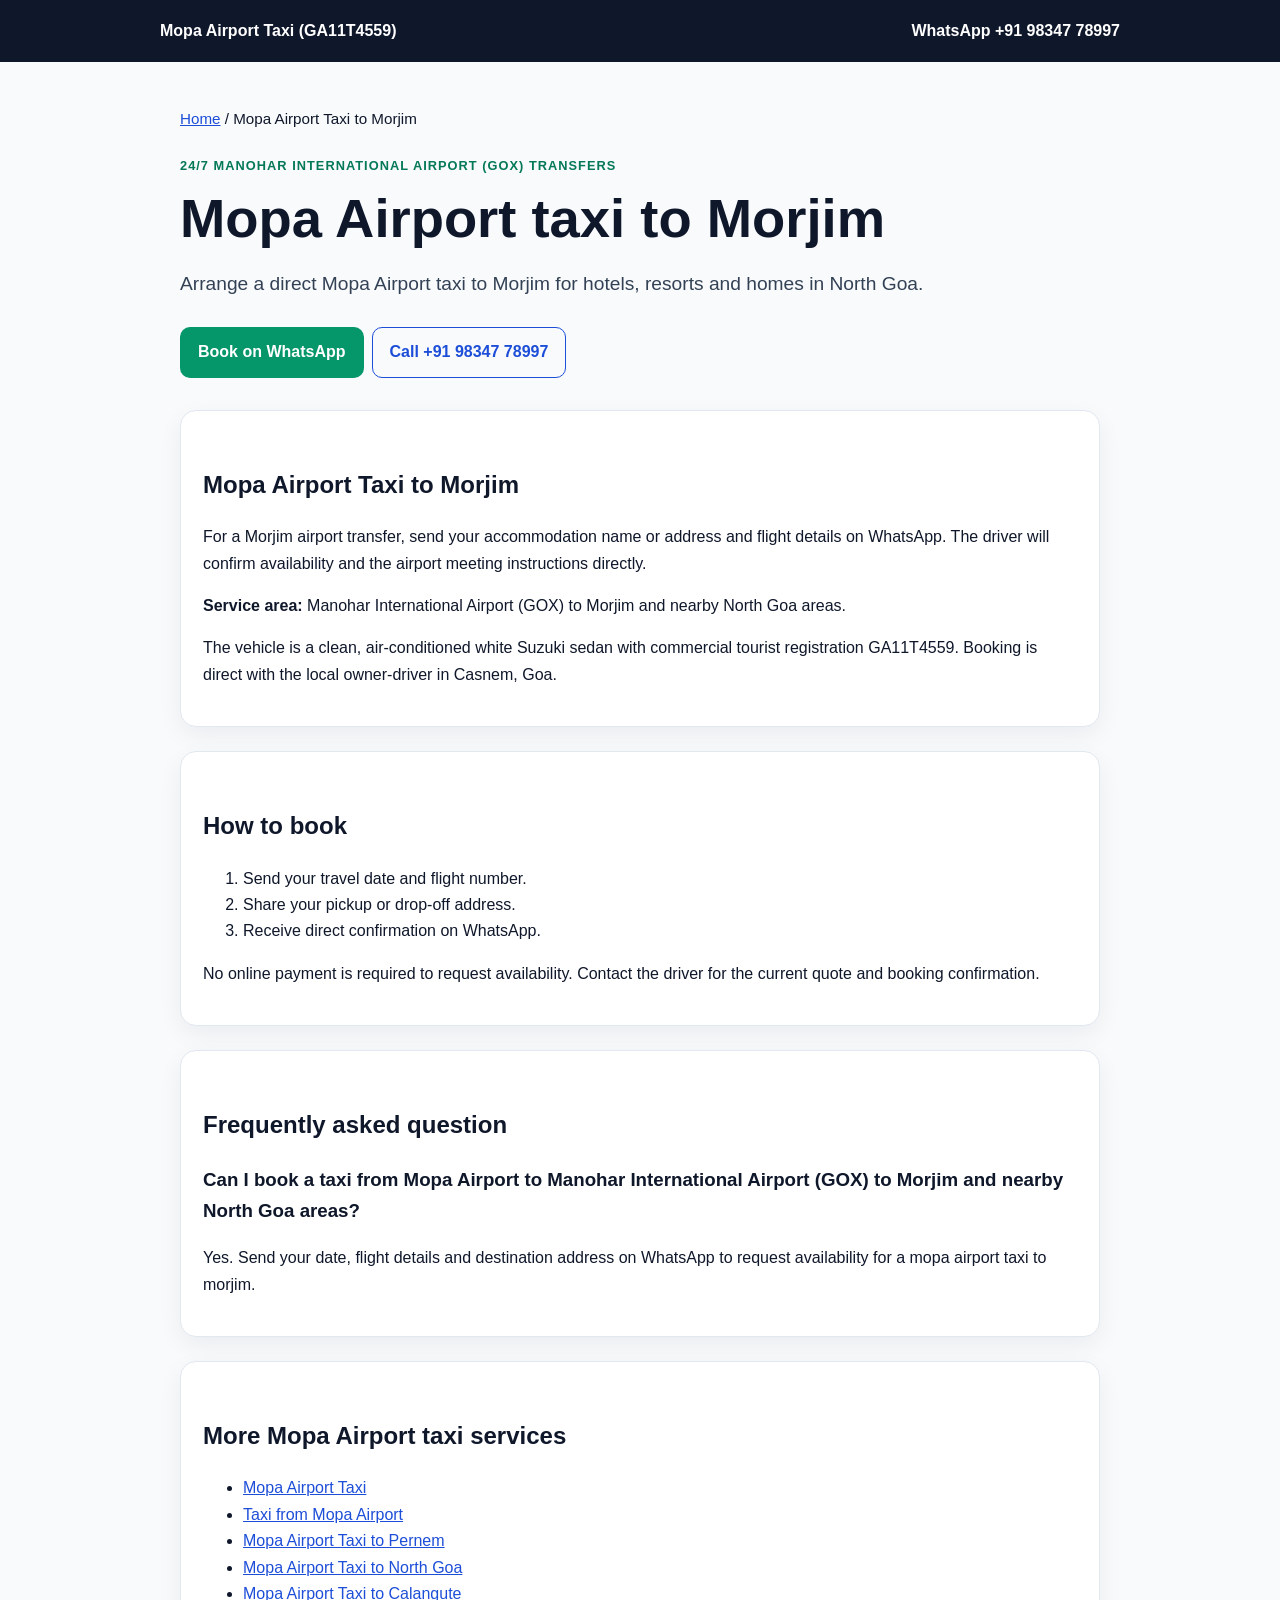
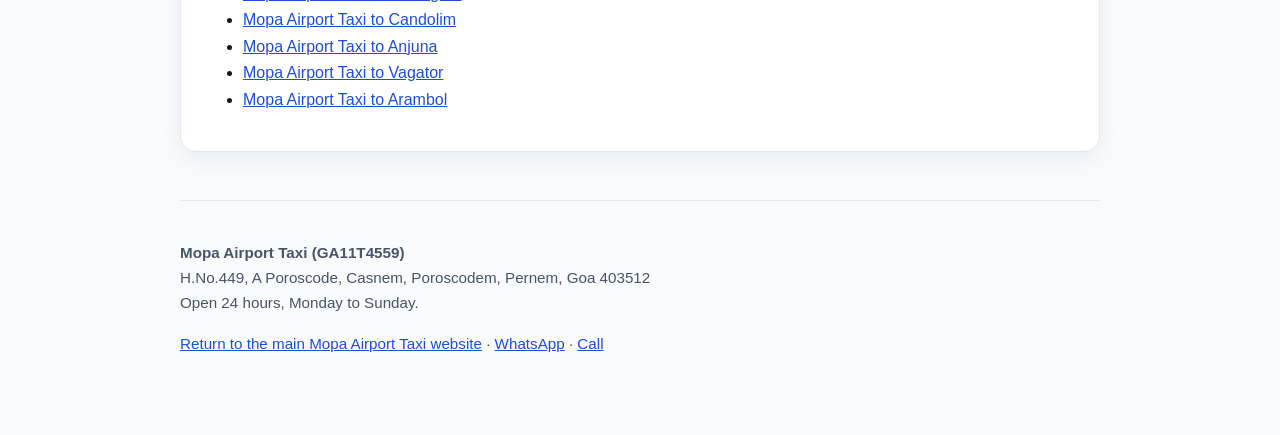
<file: mopa-airport-taxi-to-morjim/index.html>
<!doctype html>
<html lang="en"><head><meta charset="utf-8"><meta name="viewport" content="width=device-width,initial-scale=1"><title>Mopa Airport Taxi to Morjim | 24/7 GOX Transfers in Goa</title><meta name="description" content="Arrange a direct Mopa Airport taxi to Morjim for hotels, resorts and homes in North Goa."><link rel="canonical" href="https://darkreaper3008.github.io/Mopa-Airport-Taxi/mopa-airport-taxi-to-morjim/"><meta name="robots" content="index,follow"><meta property="og:type" content="website"><meta property="og:title" content="Mopa Airport Taxi to Morjim | 24/7 GOX Transfers in Goa"><meta property="og:description" content="Arrange a direct Mopa Airport taxi to Morjim for hotels, resorts and homes in North Goa."><meta property="og:url" content="https://darkreaper3008.github.io/Mopa-Airport-Taxi/mopa-airport-taxi-to-morjim/"><meta property="og:site_name" content="Mopa Airport Taxi"><script type="application/ld+json">{"@context": "https://schema.org", "@type": ["LocalBusiness", "TaxiService"], "@id": "https://darkreaper3008.github.io/Mopa-Airport-Taxi/mopa-airport-taxi-to-morjim/#taxiservice", "name": "Mopa Airport Taxi (GA11T4559)", "url": "https://darkreaper3008.github.io/Mopa-Airport-Taxi/mopa-airport-taxi-to-morjim/", "telephone": "+919834778997", "priceRange": "$$", "serviceType": "Mopa Airport taxi to Morjim", "areaServed": "Manohar International Airport (GOX) to Morjim and nearby North Goa areas", "description": "Arrange a direct Mopa Airport taxi to Morjim for hotels, resorts and homes in North Goa.", "address": {"@type": "PostalAddress", "streetAddress": "H.No.449, A Poroscode, Casnem", "addressLocality": "Poroscodem, Pernem", "addressRegion": "Goa", "postalCode": "403512", "addressCountry": "IN"}}</script><script type="application/ld+json">{"@context": "https://schema.org", "@type": "FAQPage", "mainEntity": [{"@type": "Question", "name": "Can I book a taxi from Mopa Airport to Manohar International Airport (GOX) to Morjim and nearby North Goa areas?", "acceptedAnswer": {"@type": "Answer", "text": "Yes. Send your date, flight details and destination address on WhatsApp to request availability for a mopa airport taxi to morjim."}}]}</script><style>
:root{color-scheme:light}*{box-sizing:border-box}body{margin:0;font-family:Arial,Helvetica,sans-serif;background:#f8fafc;color:#0f172a;line-height:1.65}main{max-width:960px;margin:0 auto;padding:32px 20px 64px}header{background:#0f172a;color:#fff;padding:18px 20px}header .bar{max-width:960px;margin:auto;display:flex;justify-content:space-between;gap:16px;align-items:center;flex-wrap:wrap}a{color:#1d4ed8}header a{color:#fff;text-decoration:none;font-weight:700}.eyebrow{color:#047857;font-weight:700;text-transform:uppercase;letter-spacing:.08em;font-size:.8rem}h1{font-size:clamp(2rem,5vw,3.4rem);line-height:1.1;margin:.4rem 0 1rem;color:#0f172a}h2{margin-top:2rem;color:#0f172a}.lead{font-size:1.2rem;color:#334155}.card{background:#fff;border:1px solid #e2e8f0;border-radius:16px;padding:22px;margin-top:24px;box-shadow:0 8px 24px rgba(15,23,42,.06)}.cta{display:inline-block;background:#059669;color:#fff;font-weight:700;text-decoration:none;border-radius:10px;padding:12px 18px;margin:8px 8px 8px 0}.secondary{display:inline-block;border:1px solid #1d4ed8;color:#1d4ed8;font-weight:700;text-decoration:none;border-radius:10px;padding:11px 17px}.links{display:flex;flex-wrap:wrap;gap:10px}.links a{background:#eef2ff;padding:8px 12px;border-radius:8px;text-decoration:none}.crumb{font-size:.95rem;margin:12px 0 24px}footer{border-top:1px solid #e2e8f0;padding-top:24px;margin-top:48px;color:#475569;font-size:.95rem}
</style></head>
<body><header><div class="bar"><a href="https://darkreaper3008.github.io/Mopa-Airport-Taxi/">Mopa Airport Taxi (GA11T4559)</a><a href="https://wa.me/919834778997?text=Hi,%20I%20want%20to%20book%20a%20Mopa%20Airport%20taxi">WhatsApp +91 98347 78997</a></div></header><main><p class="crumb"><a href="https://darkreaper3008.github.io/Mopa-Airport-Taxi/">Home</a> / Mopa Airport Taxi to Morjim</p><p class="eyebrow">24/7 Manohar International Airport (GOX) transfers</p><h1>Mopa Airport taxi to Morjim</h1><p class="lead">Arrange a direct Mopa Airport taxi to Morjim for hotels, resorts and homes in North Goa.</p><p><a class="cta" href="https://wa.me/919834778997?text=Hi,%20I%20want%20to%20book%20a%20Mopa%20Airport%20taxi">Book on WhatsApp</a><a class="secondary" href="tel:+919834778997">Call +91 98347 78997</a></p><section class="card"><h2>Mopa Airport Taxi to Morjim</h2><p>For a Morjim airport transfer, send your accommodation name or address and flight details on WhatsApp. The driver will confirm availability and the airport meeting instructions directly.</p><p><strong>Service area:</strong> Manohar International Airport (GOX) to Morjim and nearby North Goa areas.</p><p>The vehicle is a clean, air-conditioned white Suzuki sedan with commercial tourist registration GA11T4559. Booking is direct with the local owner-driver in Casnem, Goa.</p></section><section class="card"><h2>How to book</h2><ol><li>Send your travel date and flight number.</li><li>Share your pickup or drop-off address.</li><li>Receive direct confirmation on WhatsApp.</li></ol><p>No online payment is required to request availability. Contact the driver for the current quote and booking confirmation.</p></section><section class="card"><h2>Frequently asked question</h2><h3>Can I book a taxi from Mopa Airport to Manohar International Airport (GOX) to Morjim and nearby North Goa areas?</h3><p>Yes. Send your date, flight details and destination address on WhatsApp to request availability for a mopa airport taxi to morjim.</p></section><section class="card"><h2>More Mopa Airport taxi services</h2><ul><li><a href="../mopa-airport-taxi/">Mopa Airport Taxi</a></li>
<li><a href="../taxi-from-mopa-airport/">Taxi from Mopa Airport</a></li>
<li><a href="../mopa-airport-taxi-to-pernem/">Mopa Airport Taxi to Pernem</a></li>
<li><a href="../mopa-airport-taxi-to-north-goa/">Mopa Airport Taxi to North Goa</a></li>
<li><a href="../mopa-airport-taxi-to-calangute/">Mopa Airport Taxi to Calangute</a></li>
<li><a href="../mopa-airport-taxi-to-candolim/">Mopa Airport Taxi to Candolim</a></li>
<li><a href="../mopa-airport-taxi-to-anjuna/">Mopa Airport Taxi to Anjuna</a></li>
<li><a href="../mopa-airport-taxi-to-vagator/">Mopa Airport Taxi to Vagator</a></li>
<li><a href="../mopa-airport-taxi-to-arambol/">Mopa Airport Taxi to Arambol</a></li></ul></section><footer><p><strong>Mopa Airport Taxi (GA11T4559)</strong><br>H.No.449, A Poroscode, Casnem, Poroscodem, Pernem, Goa 403512<br>Open 24 hours, Monday to Sunday.</p><p><a href="https://darkreaper3008.github.io/Mopa-Airport-Taxi/">Return to the main Mopa Airport Taxi website</a> · <a href="https://wa.me/919834778997?text=Hi,%20I%20want%20to%20book%20a%20Mopa%20Airport%20taxi">WhatsApp</a> · <a href="tel:+919834778997">Call</a></p></footer></main></body></html>
</file>
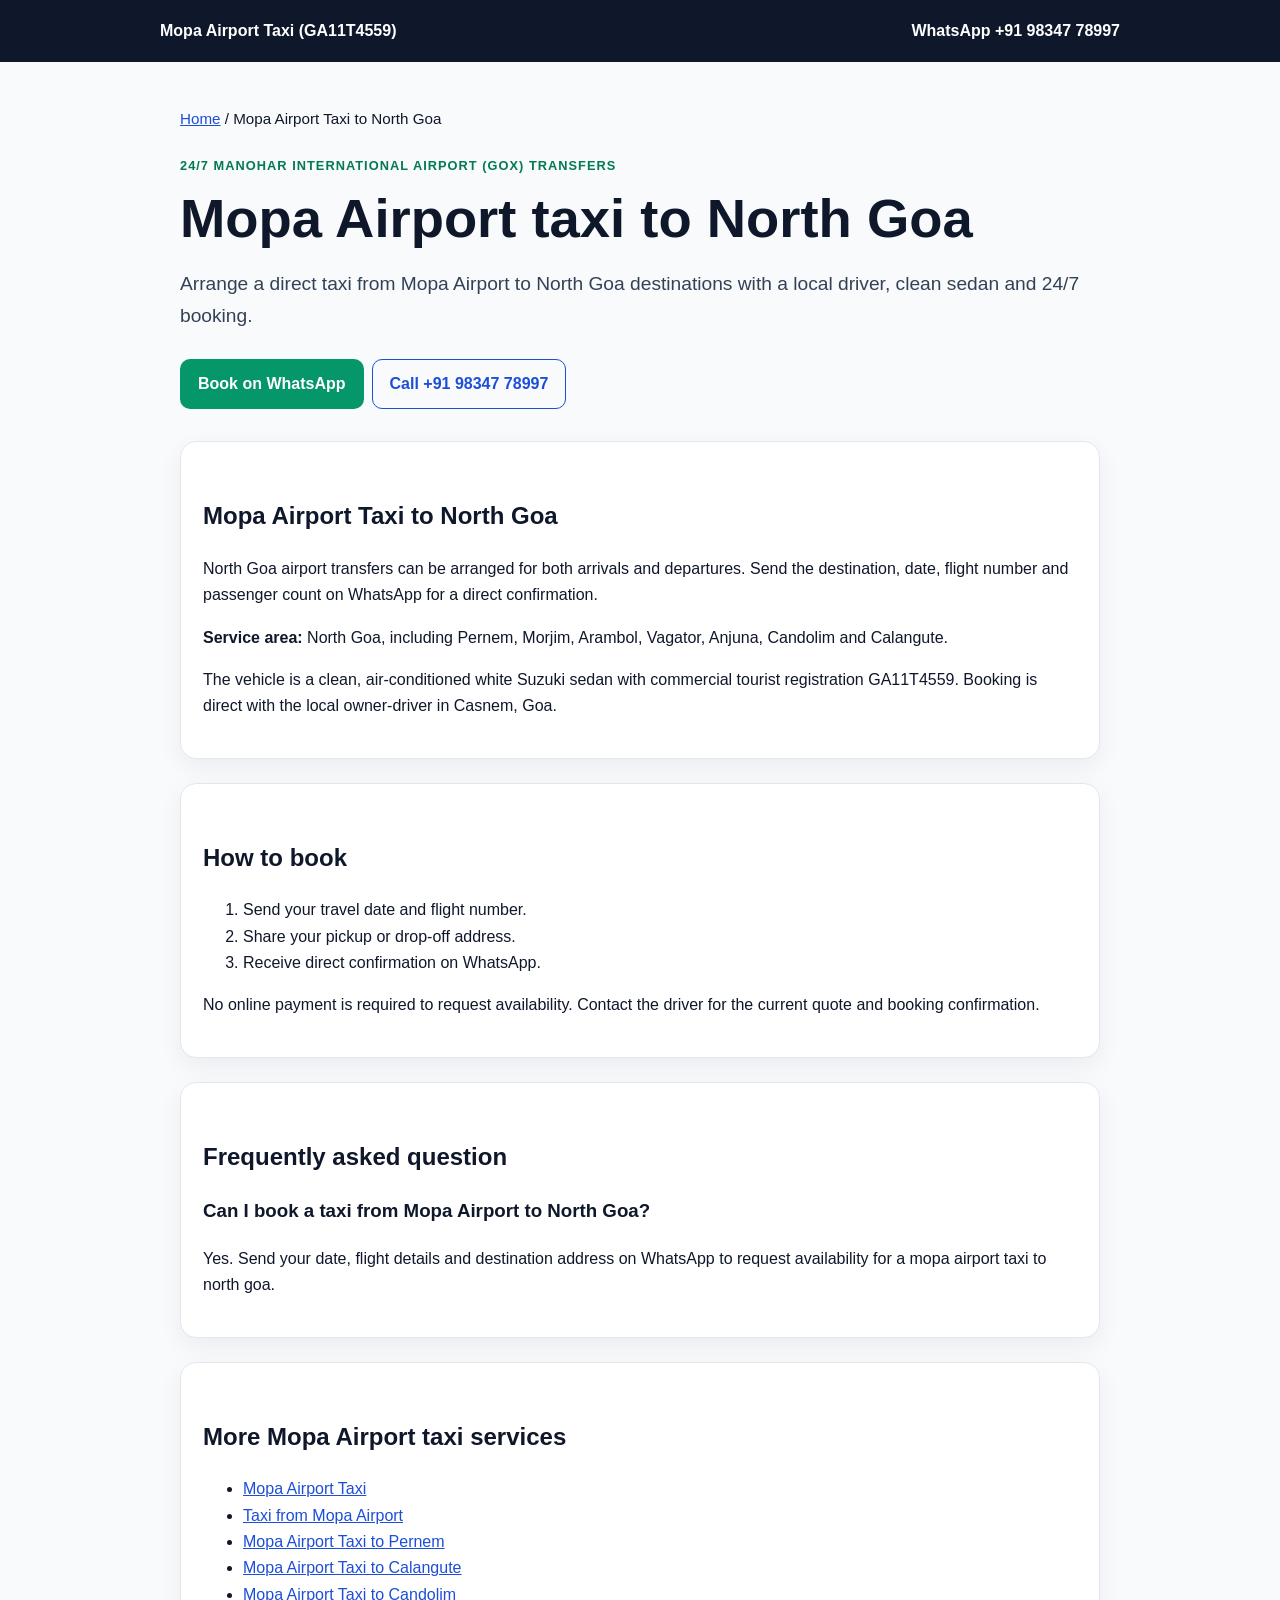
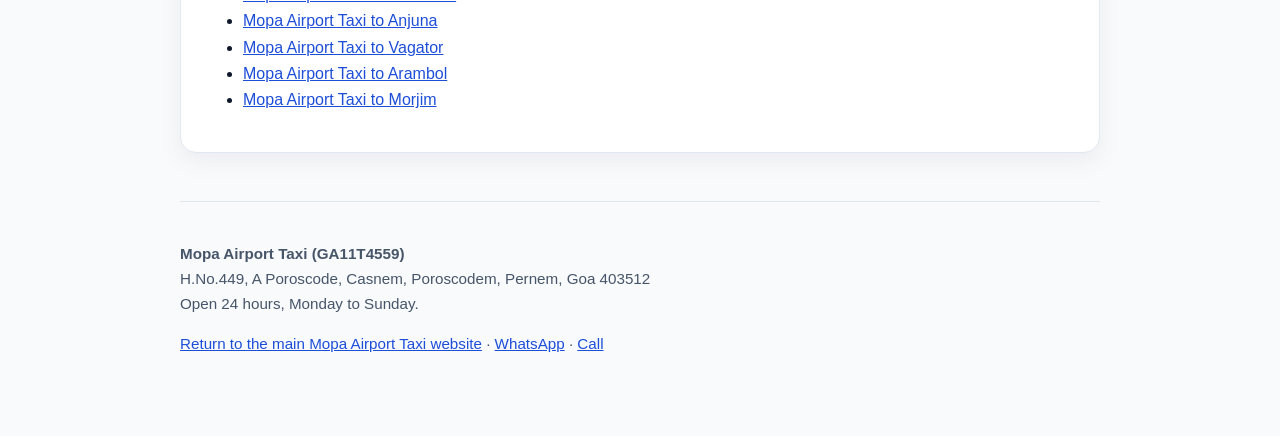
<file: mopa-airport-taxi-to-north-goa/index.html>
<!doctype html>
<html lang="en"><head><meta charset="utf-8"><meta name="viewport" content="width=device-width,initial-scale=1"><title>Mopa Airport Taxi to North Goa | 24/7 GOX Transfers in Goa</title><meta name="description" content="Arrange a direct taxi from Mopa Airport to North Goa destinations with a local driver, clean sedan and 24/7 booking."><link rel="canonical" href="https://darkreaper3008.github.io/Mopa-Airport-Taxi/mopa-airport-taxi-to-north-goa/"><meta name="robots" content="index,follow"><meta property="og:type" content="website"><meta property="og:title" content="Mopa Airport Taxi to North Goa | 24/7 GOX Transfers in Goa"><meta property="og:description" content="Arrange a direct taxi from Mopa Airport to North Goa destinations with a local driver, clean sedan and 24/7 booking."><meta property="og:url" content="https://darkreaper3008.github.io/Mopa-Airport-Taxi/mopa-airport-taxi-to-north-goa/"><meta property="og:site_name" content="Mopa Airport Taxi"><script type="application/ld+json">{"@context": "https://schema.org", "@type": ["LocalBusiness", "TaxiService"], "@id": "https://darkreaper3008.github.io/Mopa-Airport-Taxi/mopa-airport-taxi-to-north-goa/#taxiservice", "name": "Mopa Airport Taxi (GA11T4559)", "url": "https://darkreaper3008.github.io/Mopa-Airport-Taxi/mopa-airport-taxi-to-north-goa/", "telephone": "+919834778997", "priceRange": "$$", "serviceType": "Mopa Airport taxi to North Goa", "areaServed": "North Goa, including Pernem, Morjim, Arambol, Vagator, Anjuna, Candolim and Calangute", "description": "Arrange a direct taxi from Mopa Airport to North Goa destinations with a local driver, clean sedan and 24/7 booking.", "address": {"@type": "PostalAddress", "streetAddress": "H.No.449, A Poroscode, Casnem", "addressLocality": "Poroscodem, Pernem", "addressRegion": "Goa", "postalCode": "403512", "addressCountry": "IN"}}</script><script type="application/ld+json">{"@context": "https://schema.org", "@type": "FAQPage", "mainEntity": [{"@type": "Question", "name": "Can I book a taxi from Mopa Airport to North Goa?", "acceptedAnswer": {"@type": "Answer", "text": "Yes. Send your date, flight details and destination address on WhatsApp to request availability for a mopa airport taxi to north goa."}}]}</script><style>
:root{color-scheme:light}*{box-sizing:border-box}body{margin:0;font-family:Arial,Helvetica,sans-serif;background:#f8fafc;color:#0f172a;line-height:1.65}main{max-width:960px;margin:0 auto;padding:32px 20px 64px}header{background:#0f172a;color:#fff;padding:18px 20px}header .bar{max-width:960px;margin:auto;display:flex;justify-content:space-between;gap:16px;align-items:center;flex-wrap:wrap}a{color:#1d4ed8}header a{color:#fff;text-decoration:none;font-weight:700}.eyebrow{color:#047857;font-weight:700;text-transform:uppercase;letter-spacing:.08em;font-size:.8rem}h1{font-size:clamp(2rem,5vw,3.4rem);line-height:1.1;margin:.4rem 0 1rem;color:#0f172a}h2{margin-top:2rem;color:#0f172a}.lead{font-size:1.2rem;color:#334155}.card{background:#fff;border:1px solid #e2e8f0;border-radius:16px;padding:22px;margin-top:24px;box-shadow:0 8px 24px rgba(15,23,42,.06)}.cta{display:inline-block;background:#059669;color:#fff;font-weight:700;text-decoration:none;border-radius:10px;padding:12px 18px;margin:8px 8px 8px 0}.secondary{display:inline-block;border:1px solid #1d4ed8;color:#1d4ed8;font-weight:700;text-decoration:none;border-radius:10px;padding:11px 17px}.links{display:flex;flex-wrap:wrap;gap:10px}.links a{background:#eef2ff;padding:8px 12px;border-radius:8px;text-decoration:none}.crumb{font-size:.95rem;margin:12px 0 24px}footer{border-top:1px solid #e2e8f0;padding-top:24px;margin-top:48px;color:#475569;font-size:.95rem}
</style></head>
<body><header><div class="bar"><a href="https://darkreaper3008.github.io/Mopa-Airport-Taxi/">Mopa Airport Taxi (GA11T4559)</a><a href="https://wa.me/919834778997?text=Hi,%20I%20want%20to%20book%20a%20Mopa%20Airport%20taxi">WhatsApp +91 98347 78997</a></div></header><main><p class="crumb"><a href="https://darkreaper3008.github.io/Mopa-Airport-Taxi/">Home</a> / Mopa Airport Taxi to North Goa</p><p class="eyebrow">24/7 Manohar International Airport (GOX) transfers</p><h1>Mopa Airport taxi to North Goa</h1><p class="lead">Arrange a direct taxi from Mopa Airport to North Goa destinations with a local driver, clean sedan and 24/7 booking.</p><p><a class="cta" href="https://wa.me/919834778997?text=Hi,%20I%20want%20to%20book%20a%20Mopa%20Airport%20taxi">Book on WhatsApp</a><a class="secondary" href="tel:+919834778997">Call +91 98347 78997</a></p><section class="card"><h2>Mopa Airport Taxi to North Goa</h2><p>North Goa airport transfers can be arranged for both arrivals and departures. Send the destination, date, flight number and passenger count on WhatsApp for a direct confirmation.</p><p><strong>Service area:</strong> North Goa, including Pernem, Morjim, Arambol, Vagator, Anjuna, Candolim and Calangute.</p><p>The vehicle is a clean, air-conditioned white Suzuki sedan with commercial tourist registration GA11T4559. Booking is direct with the local owner-driver in Casnem, Goa.</p></section><section class="card"><h2>How to book</h2><ol><li>Send your travel date and flight number.</li><li>Share your pickup or drop-off address.</li><li>Receive direct confirmation on WhatsApp.</li></ol><p>No online payment is required to request availability. Contact the driver for the current quote and booking confirmation.</p></section><section class="card"><h2>Frequently asked question</h2><h3>Can I book a taxi from Mopa Airport to North Goa?</h3><p>Yes. Send your date, flight details and destination address on WhatsApp to request availability for a mopa airport taxi to north goa.</p></section><section class="card"><h2>More Mopa Airport taxi services</h2><ul><li><a href="../mopa-airport-taxi/">Mopa Airport Taxi</a></li>
<li><a href="../taxi-from-mopa-airport/">Taxi from Mopa Airport</a></li>
<li><a href="../mopa-airport-taxi-to-pernem/">Mopa Airport Taxi to Pernem</a></li>
<li><a href="../mopa-airport-taxi-to-calangute/">Mopa Airport Taxi to Calangute</a></li>
<li><a href="../mopa-airport-taxi-to-candolim/">Mopa Airport Taxi to Candolim</a></li>
<li><a href="../mopa-airport-taxi-to-anjuna/">Mopa Airport Taxi to Anjuna</a></li>
<li><a href="../mopa-airport-taxi-to-vagator/">Mopa Airport Taxi to Vagator</a></li>
<li><a href="../mopa-airport-taxi-to-arambol/">Mopa Airport Taxi to Arambol</a></li>
<li><a href="../mopa-airport-taxi-to-morjim/">Mopa Airport Taxi to Morjim</a></li></ul></section><footer><p><strong>Mopa Airport Taxi (GA11T4559)</strong><br>H.No.449, A Poroscode, Casnem, Poroscodem, Pernem, Goa 403512<br>Open 24 hours, Monday to Sunday.</p><p><a href="https://darkreaper3008.github.io/Mopa-Airport-Taxi/">Return to the main Mopa Airport Taxi website</a> · <a href="https://wa.me/919834778997?text=Hi,%20I%20want%20to%20book%20a%20Mopa%20Airport%20taxi">WhatsApp</a> · <a href="tel:+919834778997">Call</a></p></footer></main></body></html>
</file>
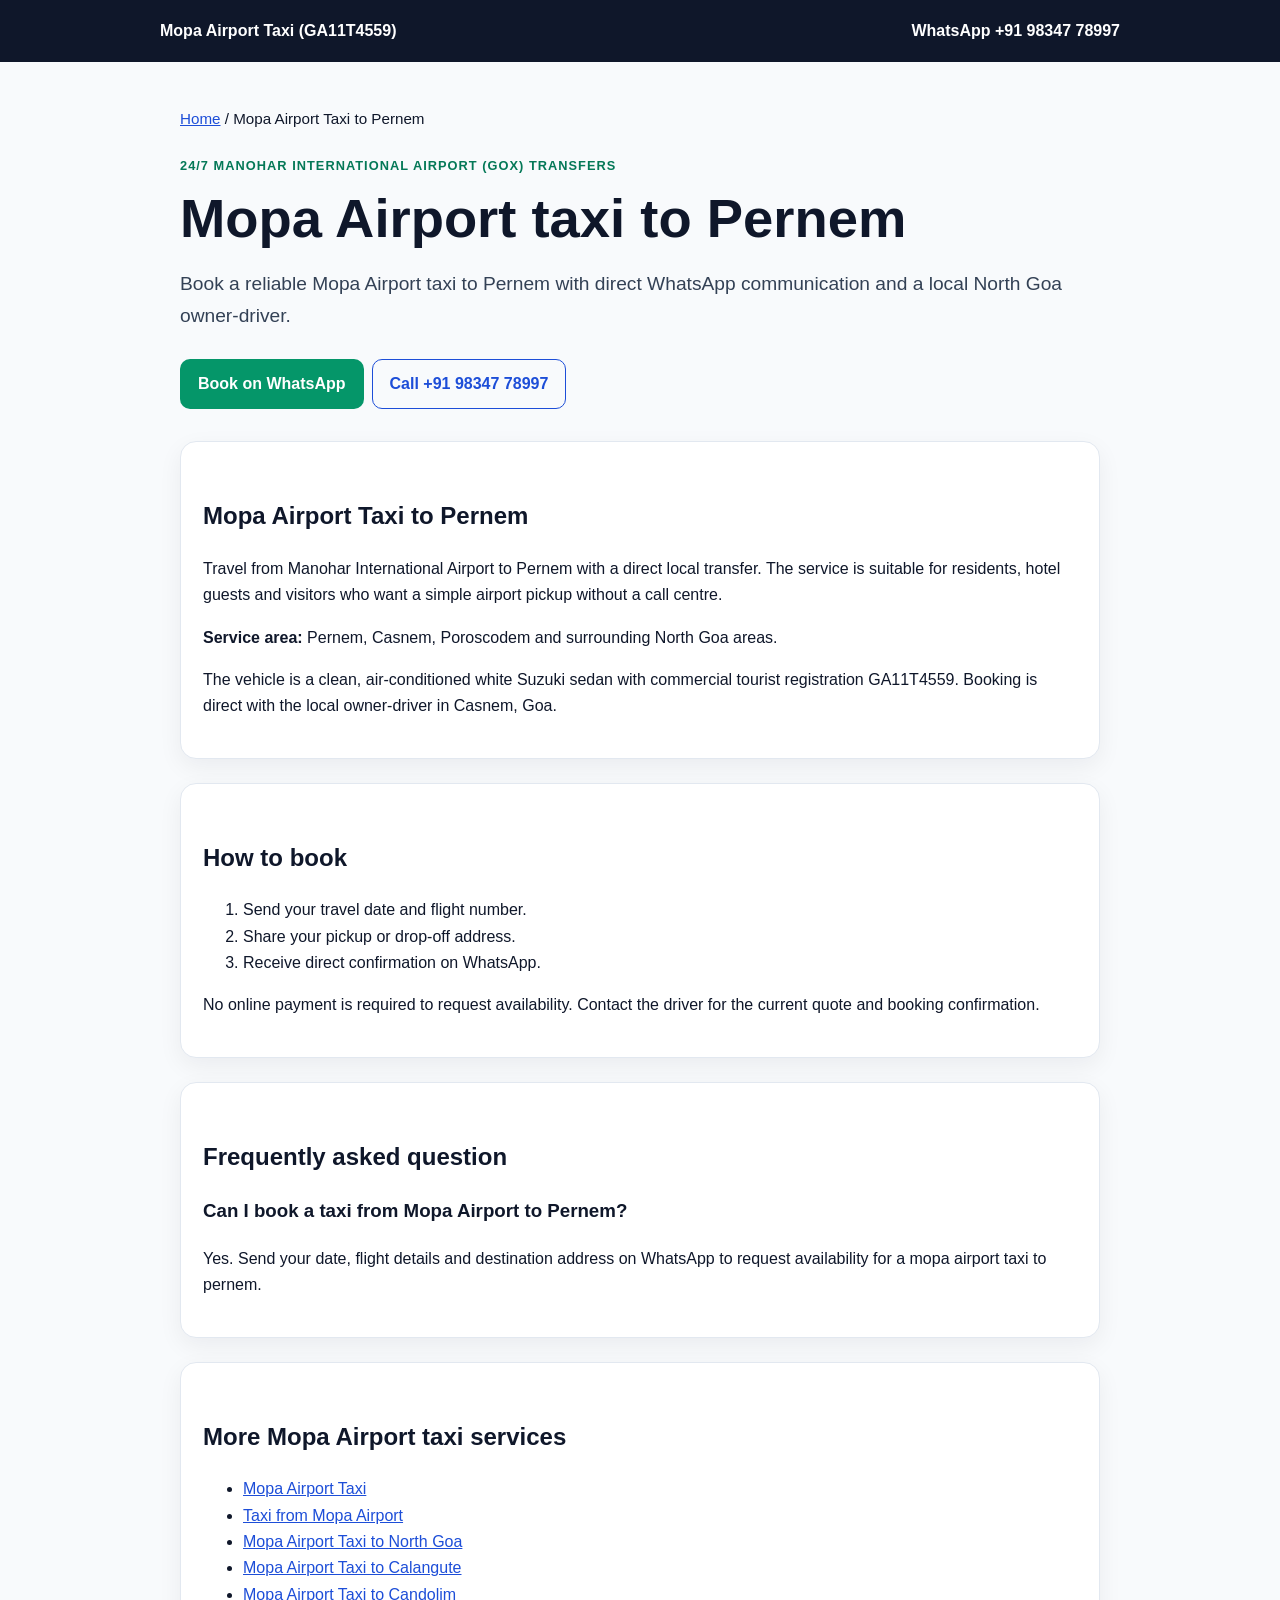
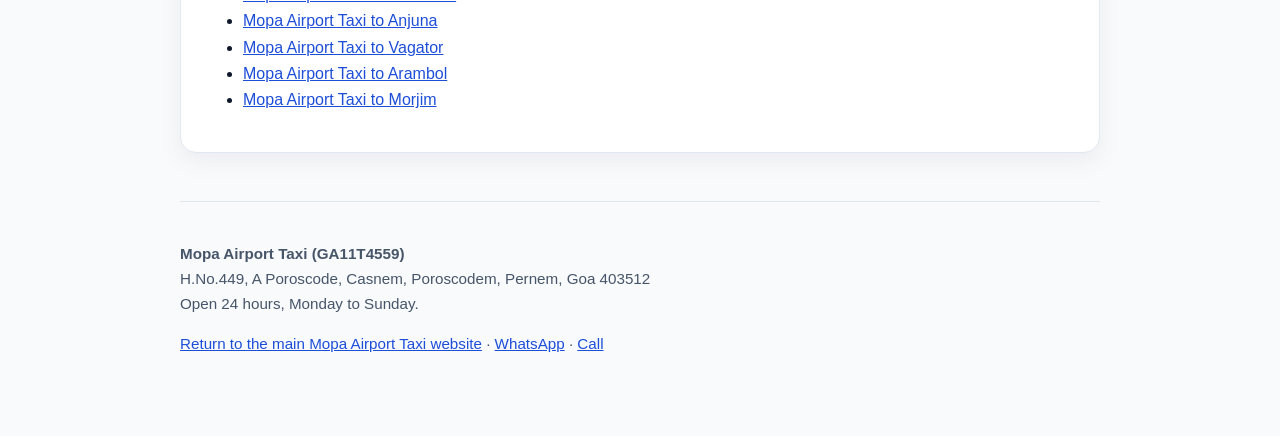
<file: mopa-airport-taxi-to-pernem/index.html>
<!doctype html>
<html lang="en"><head><meta charset="utf-8"><meta name="viewport" content="width=device-width,initial-scale=1"><title>Mopa Airport Taxi to Pernem | 24/7 GOX Transfers in Goa</title><meta name="description" content="Book a reliable Mopa Airport taxi to Pernem with direct WhatsApp communication and a local North Goa owner-driver."><link rel="canonical" href="https://darkreaper3008.github.io/Mopa-Airport-Taxi/mopa-airport-taxi-to-pernem/"><meta name="robots" content="index,follow"><meta property="og:type" content="website"><meta property="og:title" content="Mopa Airport Taxi to Pernem | 24/7 GOX Transfers in Goa"><meta property="og:description" content="Book a reliable Mopa Airport taxi to Pernem with direct WhatsApp communication and a local North Goa owner-driver."><meta property="og:url" content="https://darkreaper3008.github.io/Mopa-Airport-Taxi/mopa-airport-taxi-to-pernem/"><meta property="og:site_name" content="Mopa Airport Taxi"><script type="application/ld+json">{"@context": "https://schema.org", "@type": ["LocalBusiness", "TaxiService"], "@id": "https://darkreaper3008.github.io/Mopa-Airport-Taxi/mopa-airport-taxi-to-pernem/#taxiservice", "name": "Mopa Airport Taxi (GA11T4559)", "url": "https://darkreaper3008.github.io/Mopa-Airport-Taxi/mopa-airport-taxi-to-pernem/", "telephone": "+919834778997", "priceRange": "$$", "serviceType": "Mopa Airport taxi to Pernem", "areaServed": "Pernem, Casnem, Poroscodem and surrounding North Goa areas", "description": "Book a reliable Mopa Airport taxi to Pernem with direct WhatsApp communication and a local North Goa owner-driver.", "address": {"@type": "PostalAddress", "streetAddress": "H.No.449, A Poroscode, Casnem", "addressLocality": "Poroscodem, Pernem", "addressRegion": "Goa", "postalCode": "403512", "addressCountry": "IN"}}</script><script type="application/ld+json">{"@context": "https://schema.org", "@type": "FAQPage", "mainEntity": [{"@type": "Question", "name": "Can I book a taxi from Mopa Airport to Pernem?", "acceptedAnswer": {"@type": "Answer", "text": "Yes. Send your date, flight details and destination address on WhatsApp to request availability for a mopa airport taxi to pernem."}}]}</script><style>
:root{color-scheme:light}*{box-sizing:border-box}body{margin:0;font-family:Arial,Helvetica,sans-serif;background:#f8fafc;color:#0f172a;line-height:1.65}main{max-width:960px;margin:0 auto;padding:32px 20px 64px}header{background:#0f172a;color:#fff;padding:18px 20px}header .bar{max-width:960px;margin:auto;display:flex;justify-content:space-between;gap:16px;align-items:center;flex-wrap:wrap}a{color:#1d4ed8}header a{color:#fff;text-decoration:none;font-weight:700}.eyebrow{color:#047857;font-weight:700;text-transform:uppercase;letter-spacing:.08em;font-size:.8rem}h1{font-size:clamp(2rem,5vw,3.4rem);line-height:1.1;margin:.4rem 0 1rem;color:#0f172a}h2{margin-top:2rem;color:#0f172a}.lead{font-size:1.2rem;color:#334155}.card{background:#fff;border:1px solid #e2e8f0;border-radius:16px;padding:22px;margin-top:24px;box-shadow:0 8px 24px rgba(15,23,42,.06)}.cta{display:inline-block;background:#059669;color:#fff;font-weight:700;text-decoration:none;border-radius:10px;padding:12px 18px;margin:8px 8px 8px 0}.secondary{display:inline-block;border:1px solid #1d4ed8;color:#1d4ed8;font-weight:700;text-decoration:none;border-radius:10px;padding:11px 17px}.links{display:flex;flex-wrap:wrap;gap:10px}.links a{background:#eef2ff;padding:8px 12px;border-radius:8px;text-decoration:none}.crumb{font-size:.95rem;margin:12px 0 24px}footer{border-top:1px solid #e2e8f0;padding-top:24px;margin-top:48px;color:#475569;font-size:.95rem}
</style></head>
<body><header><div class="bar"><a href="https://darkreaper3008.github.io/Mopa-Airport-Taxi/">Mopa Airport Taxi (GA11T4559)</a><a href="https://wa.me/919834778997?text=Hi,%20I%20want%20to%20book%20a%20Mopa%20Airport%20taxi">WhatsApp +91 98347 78997</a></div></header><main><p class="crumb"><a href="https://darkreaper3008.github.io/Mopa-Airport-Taxi/">Home</a> / Mopa Airport Taxi to Pernem</p><p class="eyebrow">24/7 Manohar International Airport (GOX) transfers</p><h1>Mopa Airport taxi to Pernem</h1><p class="lead">Book a reliable Mopa Airport taxi to Pernem with direct WhatsApp communication and a local North Goa owner-driver.</p><p><a class="cta" href="https://wa.me/919834778997?text=Hi,%20I%20want%20to%20book%20a%20Mopa%20Airport%20taxi">Book on WhatsApp</a><a class="secondary" href="tel:+919834778997">Call +91 98347 78997</a></p><section class="card"><h2>Mopa Airport Taxi to Pernem</h2><p>Travel from Manohar International Airport to Pernem with a direct local transfer. The service is suitable for residents, hotel guests and visitors who want a simple airport pickup without a call centre.</p><p><strong>Service area:</strong> Pernem, Casnem, Poroscodem and surrounding North Goa areas.</p><p>The vehicle is a clean, air-conditioned white Suzuki sedan with commercial tourist registration GA11T4559. Booking is direct with the local owner-driver in Casnem, Goa.</p></section><section class="card"><h2>How to book</h2><ol><li>Send your travel date and flight number.</li><li>Share your pickup or drop-off address.</li><li>Receive direct confirmation on WhatsApp.</li></ol><p>No online payment is required to request availability. Contact the driver for the current quote and booking confirmation.</p></section><section class="card"><h2>Frequently asked question</h2><h3>Can I book a taxi from Mopa Airport to Pernem?</h3><p>Yes. Send your date, flight details and destination address on WhatsApp to request availability for a mopa airport taxi to pernem.</p></section><section class="card"><h2>More Mopa Airport taxi services</h2><ul><li><a href="../mopa-airport-taxi/">Mopa Airport Taxi</a></li>
<li><a href="../taxi-from-mopa-airport/">Taxi from Mopa Airport</a></li>
<li><a href="../mopa-airport-taxi-to-north-goa/">Mopa Airport Taxi to North Goa</a></li>
<li><a href="../mopa-airport-taxi-to-calangute/">Mopa Airport Taxi to Calangute</a></li>
<li><a href="../mopa-airport-taxi-to-candolim/">Mopa Airport Taxi to Candolim</a></li>
<li><a href="../mopa-airport-taxi-to-anjuna/">Mopa Airport Taxi to Anjuna</a></li>
<li><a href="../mopa-airport-taxi-to-vagator/">Mopa Airport Taxi to Vagator</a></li>
<li><a href="../mopa-airport-taxi-to-arambol/">Mopa Airport Taxi to Arambol</a></li>
<li><a href="../mopa-airport-taxi-to-morjim/">Mopa Airport Taxi to Morjim</a></li></ul></section><footer><p><strong>Mopa Airport Taxi (GA11T4559)</strong><br>H.No.449, A Poroscode, Casnem, Poroscodem, Pernem, Goa 403512<br>Open 24 hours, Monday to Sunday.</p><p><a href="https://darkreaper3008.github.io/Mopa-Airport-Taxi/">Return to the main Mopa Airport Taxi website</a> · <a href="https://wa.me/919834778997?text=Hi,%20I%20want%20to%20book%20a%20Mopa%20Airport%20taxi">WhatsApp</a> · <a href="tel:+919834778997">Call</a></p></footer></main></body></html>
</file>
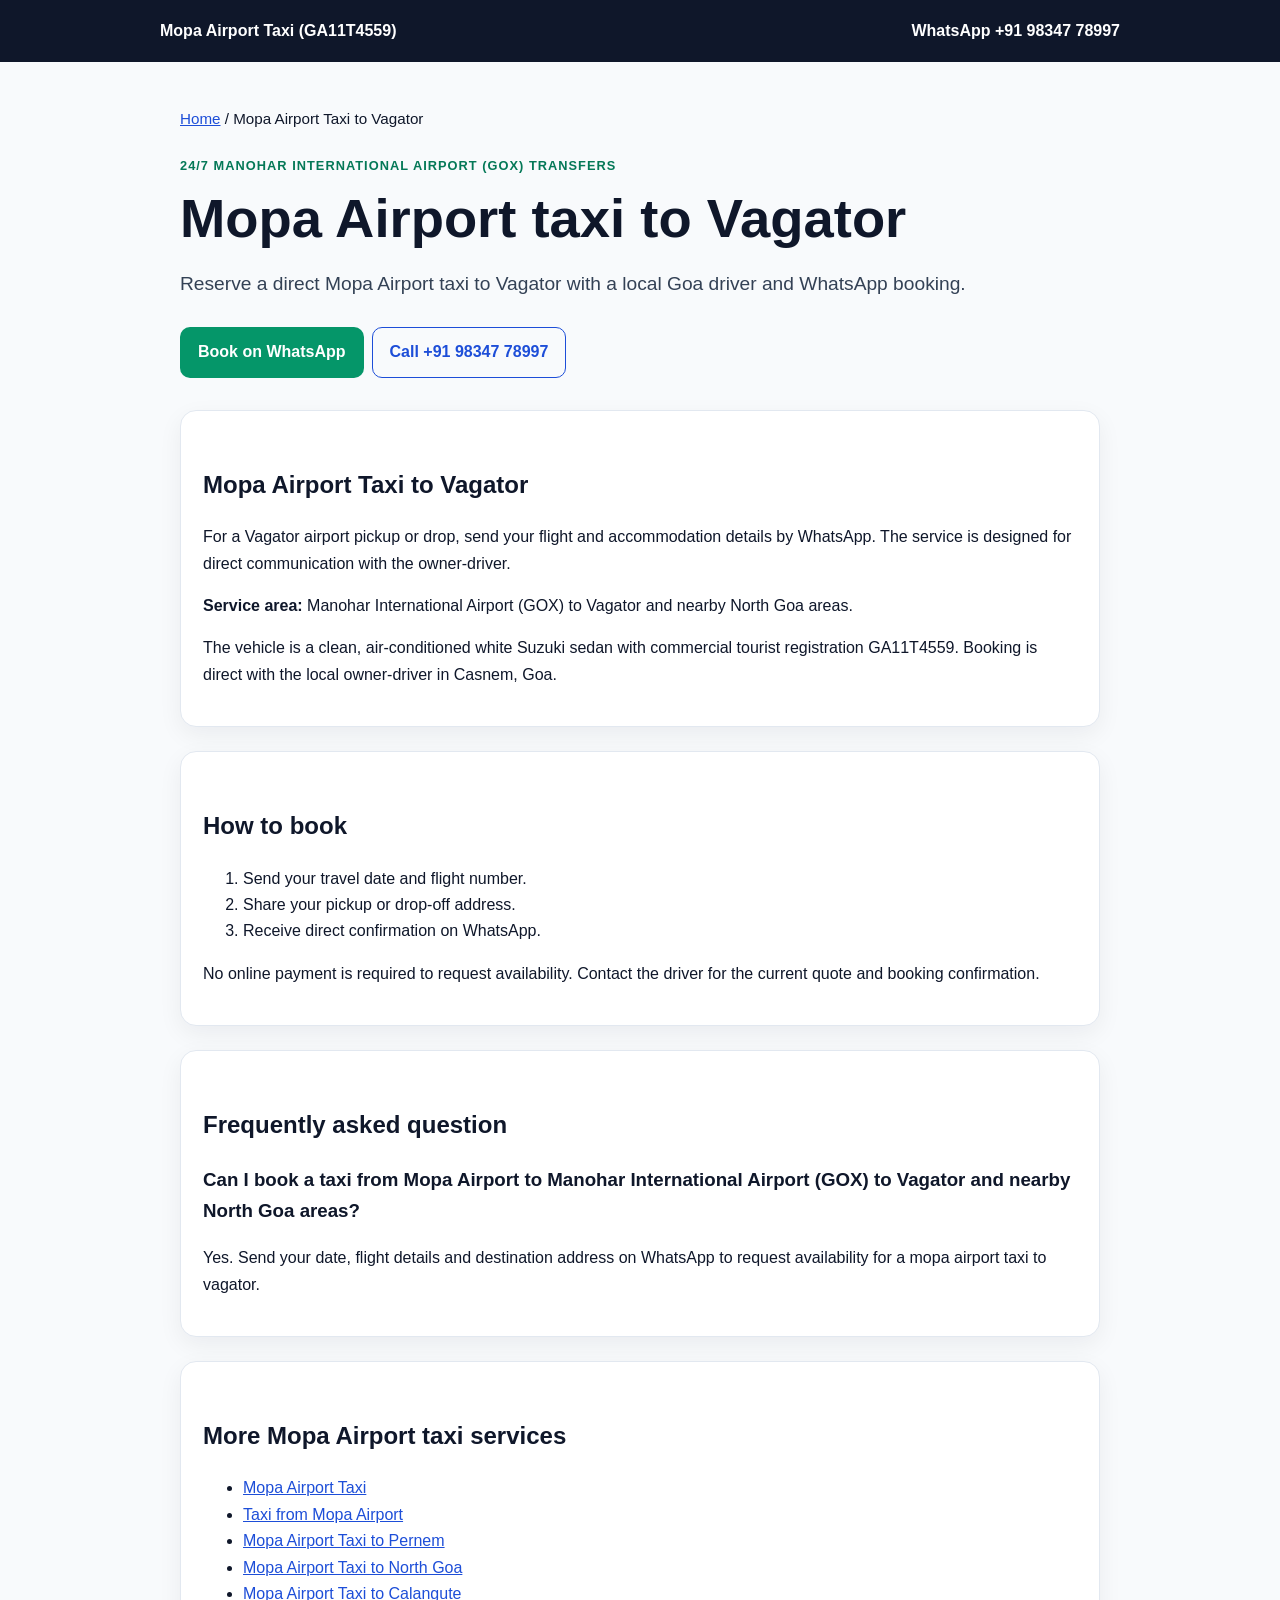
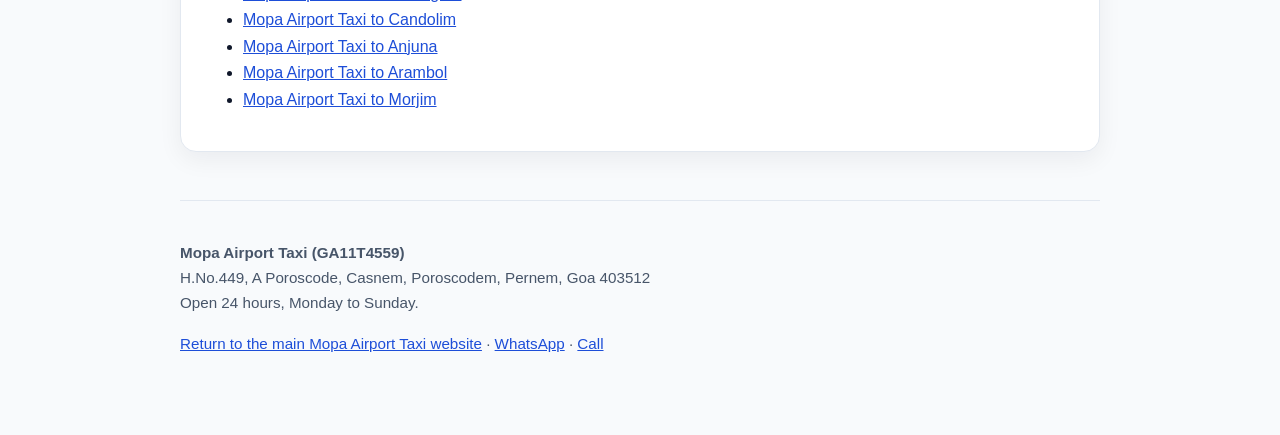
<file: mopa-airport-taxi-to-vagator/index.html>
<!doctype html>
<html lang="en"><head><meta charset="utf-8"><meta name="viewport" content="width=device-width,initial-scale=1"><title>Mopa Airport Taxi to Vagator | 24/7 GOX Transfers in Goa</title><meta name="description" content="Reserve a direct Mopa Airport taxi to Vagator with a local Goa driver and WhatsApp booking."><link rel="canonical" href="https://darkreaper3008.github.io/Mopa-Airport-Taxi/mopa-airport-taxi-to-vagator/"><meta name="robots" content="index,follow"><meta property="og:type" content="website"><meta property="og:title" content="Mopa Airport Taxi to Vagator | 24/7 GOX Transfers in Goa"><meta property="og:description" content="Reserve a direct Mopa Airport taxi to Vagator with a local Goa driver and WhatsApp booking."><meta property="og:url" content="https://darkreaper3008.github.io/Mopa-Airport-Taxi/mopa-airport-taxi-to-vagator/"><meta property="og:site_name" content="Mopa Airport Taxi"><script type="application/ld+json">{"@context": "https://schema.org", "@type": ["LocalBusiness", "TaxiService"], "@id": "https://darkreaper3008.github.io/Mopa-Airport-Taxi/mopa-airport-taxi-to-vagator/#taxiservice", "name": "Mopa Airport Taxi (GA11T4559)", "url": "https://darkreaper3008.github.io/Mopa-Airport-Taxi/mopa-airport-taxi-to-vagator/", "telephone": "+919834778997", "priceRange": "$$", "serviceType": "Mopa Airport taxi to Vagator", "areaServed": "Manohar International Airport (GOX) to Vagator and nearby North Goa areas", "description": "Reserve a direct Mopa Airport taxi to Vagator with a local Goa driver and WhatsApp booking.", "address": {"@type": "PostalAddress", "streetAddress": "H.No.449, A Poroscode, Casnem", "addressLocality": "Poroscodem, Pernem", "addressRegion": "Goa", "postalCode": "403512", "addressCountry": "IN"}}</script><script type="application/ld+json">{"@context": "https://schema.org", "@type": "FAQPage", "mainEntity": [{"@type": "Question", "name": "Can I book a taxi from Mopa Airport to Manohar International Airport (GOX) to Vagator and nearby North Goa areas?", "acceptedAnswer": {"@type": "Answer", "text": "Yes. Send your date, flight details and destination address on WhatsApp to request availability for a mopa airport taxi to vagator."}}]}</script><style>
:root{color-scheme:light}*{box-sizing:border-box}body{margin:0;font-family:Arial,Helvetica,sans-serif;background:#f8fafc;color:#0f172a;line-height:1.65}main{max-width:960px;margin:0 auto;padding:32px 20px 64px}header{background:#0f172a;color:#fff;padding:18px 20px}header .bar{max-width:960px;margin:auto;display:flex;justify-content:space-between;gap:16px;align-items:center;flex-wrap:wrap}a{color:#1d4ed8}header a{color:#fff;text-decoration:none;font-weight:700}.eyebrow{color:#047857;font-weight:700;text-transform:uppercase;letter-spacing:.08em;font-size:.8rem}h1{font-size:clamp(2rem,5vw,3.4rem);line-height:1.1;margin:.4rem 0 1rem;color:#0f172a}h2{margin-top:2rem;color:#0f172a}.lead{font-size:1.2rem;color:#334155}.card{background:#fff;border:1px solid #e2e8f0;border-radius:16px;padding:22px;margin-top:24px;box-shadow:0 8px 24px rgba(15,23,42,.06)}.cta{display:inline-block;background:#059669;color:#fff;font-weight:700;text-decoration:none;border-radius:10px;padding:12px 18px;margin:8px 8px 8px 0}.secondary{display:inline-block;border:1px solid #1d4ed8;color:#1d4ed8;font-weight:700;text-decoration:none;border-radius:10px;padding:11px 17px}.links{display:flex;flex-wrap:wrap;gap:10px}.links a{background:#eef2ff;padding:8px 12px;border-radius:8px;text-decoration:none}.crumb{font-size:.95rem;margin:12px 0 24px}footer{border-top:1px solid #e2e8f0;padding-top:24px;margin-top:48px;color:#475569;font-size:.95rem}
</style></head>
<body><header><div class="bar"><a href="https://darkreaper3008.github.io/Mopa-Airport-Taxi/">Mopa Airport Taxi (GA11T4559)</a><a href="https://wa.me/919834778997?text=Hi,%20I%20want%20to%20book%20a%20Mopa%20Airport%20taxi">WhatsApp +91 98347 78997</a></div></header><main><p class="crumb"><a href="https://darkreaper3008.github.io/Mopa-Airport-Taxi/">Home</a> / Mopa Airport Taxi to Vagator</p><p class="eyebrow">24/7 Manohar International Airport (GOX) transfers</p><h1>Mopa Airport taxi to Vagator</h1><p class="lead">Reserve a direct Mopa Airport taxi to Vagator with a local Goa driver and WhatsApp booking.</p><p><a class="cta" href="https://wa.me/919834778997?text=Hi,%20I%20want%20to%20book%20a%20Mopa%20Airport%20taxi">Book on WhatsApp</a><a class="secondary" href="tel:+919834778997">Call +91 98347 78997</a></p><section class="card"><h2>Mopa Airport Taxi to Vagator</h2><p>For a Vagator airport pickup or drop, send your flight and accommodation details by WhatsApp. The service is designed for direct communication with the owner-driver.</p><p><strong>Service area:</strong> Manohar International Airport (GOX) to Vagator and nearby North Goa areas.</p><p>The vehicle is a clean, air-conditioned white Suzuki sedan with commercial tourist registration GA11T4559. Booking is direct with the local owner-driver in Casnem, Goa.</p></section><section class="card"><h2>How to book</h2><ol><li>Send your travel date and flight number.</li><li>Share your pickup or drop-off address.</li><li>Receive direct confirmation on WhatsApp.</li></ol><p>No online payment is required to request availability. Contact the driver for the current quote and booking confirmation.</p></section><section class="card"><h2>Frequently asked question</h2><h3>Can I book a taxi from Mopa Airport to Manohar International Airport (GOX) to Vagator and nearby North Goa areas?</h3><p>Yes. Send your date, flight details and destination address on WhatsApp to request availability for a mopa airport taxi to vagator.</p></section><section class="card"><h2>More Mopa Airport taxi services</h2><ul><li><a href="../mopa-airport-taxi/">Mopa Airport Taxi</a></li>
<li><a href="../taxi-from-mopa-airport/">Taxi from Mopa Airport</a></li>
<li><a href="../mopa-airport-taxi-to-pernem/">Mopa Airport Taxi to Pernem</a></li>
<li><a href="../mopa-airport-taxi-to-north-goa/">Mopa Airport Taxi to North Goa</a></li>
<li><a href="../mopa-airport-taxi-to-calangute/">Mopa Airport Taxi to Calangute</a></li>
<li><a href="../mopa-airport-taxi-to-candolim/">Mopa Airport Taxi to Candolim</a></li>
<li><a href="../mopa-airport-taxi-to-anjuna/">Mopa Airport Taxi to Anjuna</a></li>
<li><a href="../mopa-airport-taxi-to-arambol/">Mopa Airport Taxi to Arambol</a></li>
<li><a href="../mopa-airport-taxi-to-morjim/">Mopa Airport Taxi to Morjim</a></li></ul></section><footer><p><strong>Mopa Airport Taxi (GA11T4559)</strong><br>H.No.449, A Poroscode, Casnem, Poroscodem, Pernem, Goa 403512<br>Open 24 hours, Monday to Sunday.</p><p><a href="https://darkreaper3008.github.io/Mopa-Airport-Taxi/">Return to the main Mopa Airport Taxi website</a> · <a href="https://wa.me/919834778997?text=Hi,%20I%20want%20to%20book%20a%20Mopa%20Airport%20taxi">WhatsApp</a> · <a href="tel:+919834778997">Call</a></p></footer></main></body></html>
</file>
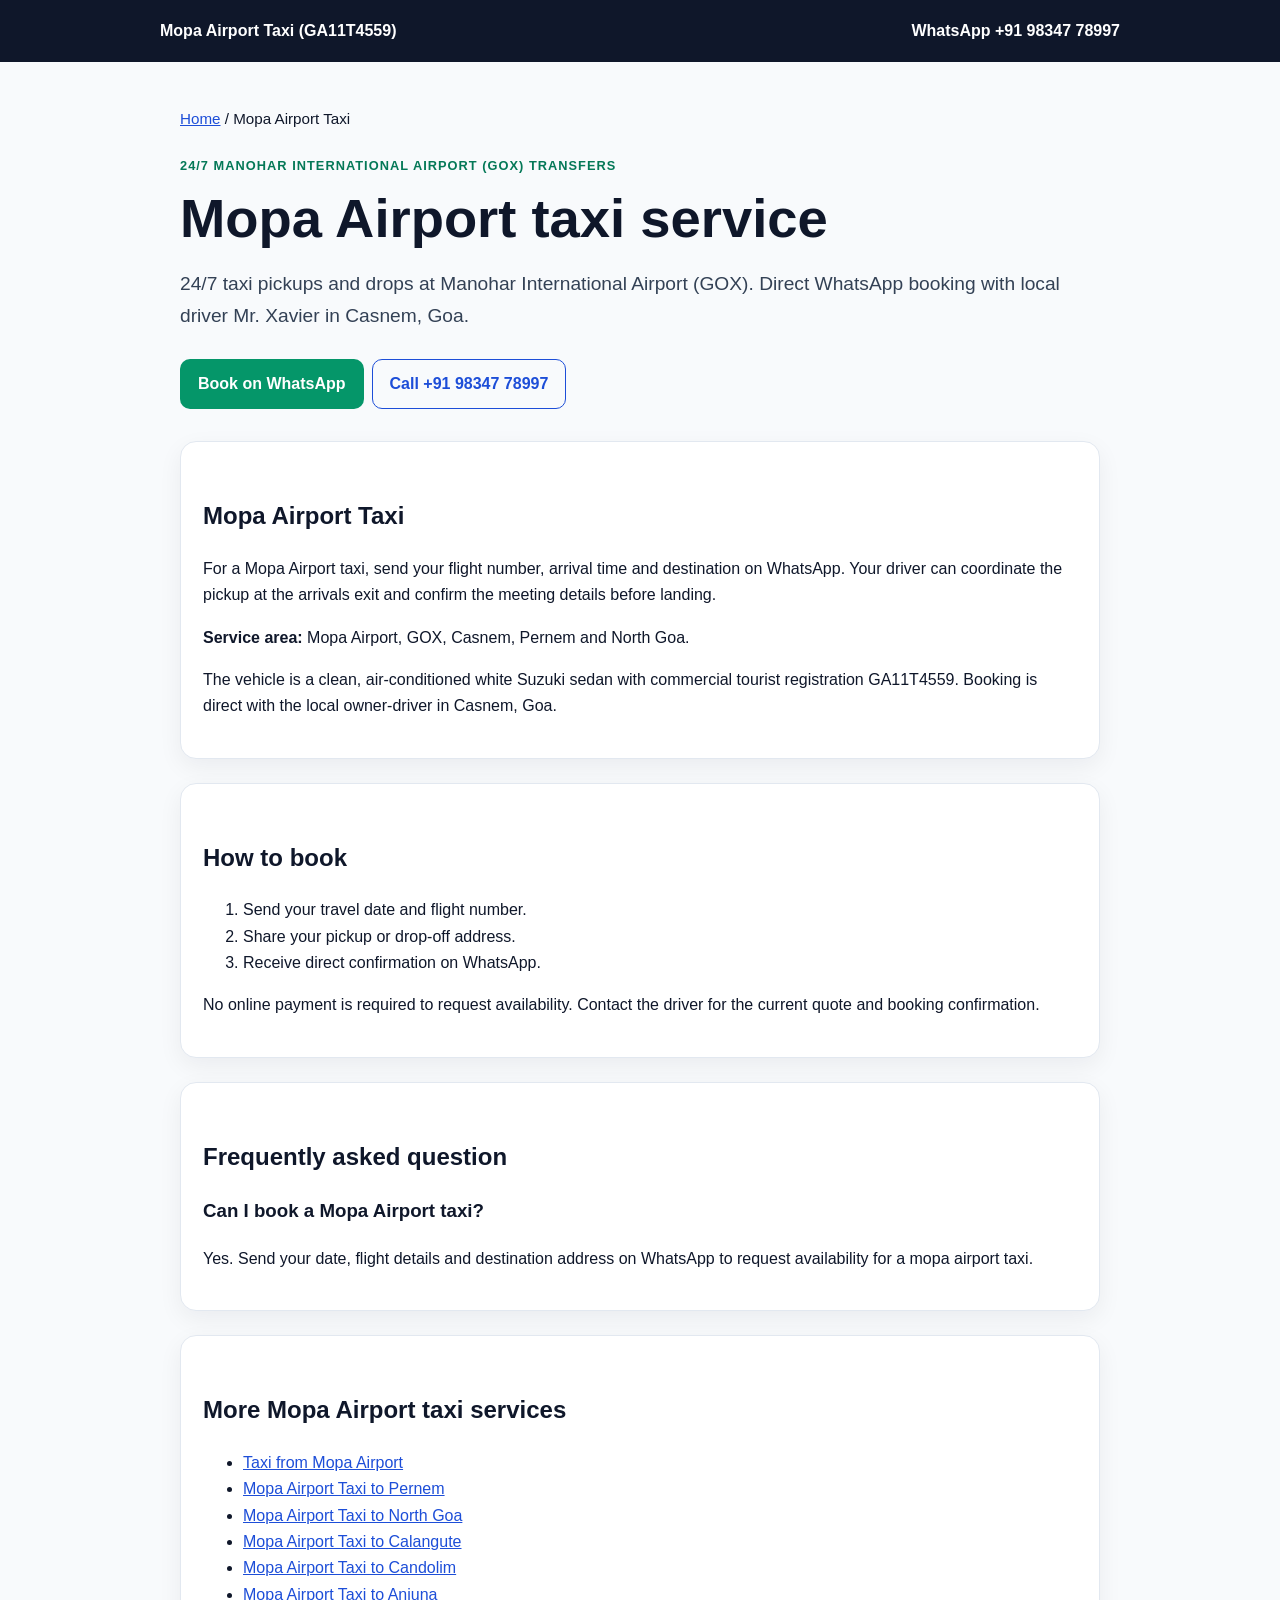
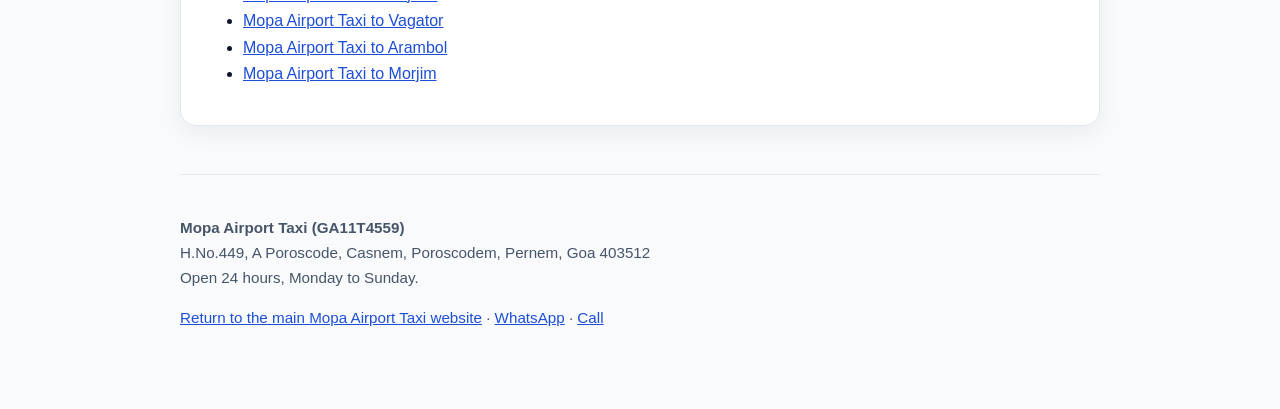
<file: mopa-airport-taxi/index.html>
<!doctype html>
<html lang="en"><head><meta charset="utf-8"><meta name="viewport" content="width=device-width,initial-scale=1"><title>Mopa Airport Taxi | 24/7 GOX Transfers in Goa</title><meta name="description" content="24/7 taxi pickups and drops at Manohar International Airport (GOX). Direct WhatsApp booking with local driver Mr. Xavier in Casnem, Goa."><link rel="canonical" href="https://darkreaper3008.github.io/Mopa-Airport-Taxi/mopa-airport-taxi/"><meta name="robots" content="index,follow"><meta property="og:type" content="website"><meta property="og:title" content="Mopa Airport Taxi | 24/7 GOX Transfers in Goa"><meta property="og:description" content="24/7 taxi pickups and drops at Manohar International Airport (GOX). Direct WhatsApp booking with local driver Mr. Xavier in Casnem, Goa."><meta property="og:url" content="https://darkreaper3008.github.io/Mopa-Airport-Taxi/mopa-airport-taxi/"><meta property="og:site_name" content="Mopa Airport Taxi"><script type="application/ld+json">{"@context": "https://schema.org", "@type": ["LocalBusiness", "TaxiService"], "@id": "https://darkreaper3008.github.io/Mopa-Airport-Taxi/mopa-airport-taxi/#taxiservice", "name": "Mopa Airport Taxi (GA11T4559)", "url": "https://darkreaper3008.github.io/Mopa-Airport-Taxi/mopa-airport-taxi/", "telephone": "+919834778997", "priceRange": "$$", "serviceType": "Mopa Airport taxi service", "areaServed": "Mopa Airport, GOX, Casnem, Pernem and North Goa", "description": "24/7 taxi pickups and drops at Manohar International Airport (GOX). Direct WhatsApp booking with local driver Mr. Xavier in Casnem, Goa.", "address": {"@type": "PostalAddress", "streetAddress": "H.No.449, A Poroscode, Casnem", "addressLocality": "Poroscodem, Pernem", "addressRegion": "Goa", "postalCode": "403512", "addressCountry": "IN"}}</script><script type="application/ld+json">{"@context": "https://schema.org", "@type": "FAQPage", "mainEntity": [{"@type": "Question", "name": "Can I book a Mopa Airport taxi?", "acceptedAnswer": {"@type": "Answer", "text": "Yes. Send your date, flight details and destination address on WhatsApp to request availability for a mopa airport taxi."}}]}</script><style>
:root{color-scheme:light}*{box-sizing:border-box}body{margin:0;font-family:Arial,Helvetica,sans-serif;background:#f8fafc;color:#0f172a;line-height:1.65}main{max-width:960px;margin:0 auto;padding:32px 20px 64px}header{background:#0f172a;color:#fff;padding:18px 20px}header .bar{max-width:960px;margin:auto;display:flex;justify-content:space-between;gap:16px;align-items:center;flex-wrap:wrap}a{color:#1d4ed8}header a{color:#fff;text-decoration:none;font-weight:700}.eyebrow{color:#047857;font-weight:700;text-transform:uppercase;letter-spacing:.08em;font-size:.8rem}h1{font-size:clamp(2rem,5vw,3.4rem);line-height:1.1;margin:.4rem 0 1rem;color:#0f172a}h2{margin-top:2rem;color:#0f172a}.lead{font-size:1.2rem;color:#334155}.card{background:#fff;border:1px solid #e2e8f0;border-radius:16px;padding:22px;margin-top:24px;box-shadow:0 8px 24px rgba(15,23,42,.06)}.cta{display:inline-block;background:#059669;color:#fff;font-weight:700;text-decoration:none;border-radius:10px;padding:12px 18px;margin:8px 8px 8px 0}.secondary{display:inline-block;border:1px solid #1d4ed8;color:#1d4ed8;font-weight:700;text-decoration:none;border-radius:10px;padding:11px 17px}.links{display:flex;flex-wrap:wrap;gap:10px}.links a{background:#eef2ff;padding:8px 12px;border-radius:8px;text-decoration:none}.crumb{font-size:.95rem;margin:12px 0 24px}footer{border-top:1px solid #e2e8f0;padding-top:24px;margin-top:48px;color:#475569;font-size:.95rem}
</style></head>
<body><header><div class="bar"><a href="https://darkreaper3008.github.io/Mopa-Airport-Taxi/">Mopa Airport Taxi (GA11T4559)</a><a href="https://wa.me/919834778997?text=Hi,%20I%20want%20to%20book%20a%20Mopa%20Airport%20taxi">WhatsApp +91 98347 78997</a></div></header><main><p class="crumb"><a href="https://darkreaper3008.github.io/Mopa-Airport-Taxi/">Home</a> / Mopa Airport Taxi</p><p class="eyebrow">24/7 Manohar International Airport (GOX) transfers</p><h1>Mopa Airport taxi service</h1><p class="lead">24/7 taxi pickups and drops at Manohar International Airport (GOX). Direct WhatsApp booking with local driver Mr. Xavier in Casnem, Goa.</p><p><a class="cta" href="https://wa.me/919834778997?text=Hi,%20I%20want%20to%20book%20a%20Mopa%20Airport%20taxi">Book on WhatsApp</a><a class="secondary" href="tel:+919834778997">Call +91 98347 78997</a></p><section class="card"><h2>Mopa Airport Taxi</h2><p>For a Mopa Airport taxi, send your flight number, arrival time and destination on WhatsApp. Your driver can coordinate the pickup at the arrivals exit and confirm the meeting details before landing.</p><p><strong>Service area:</strong> Mopa Airport, GOX, Casnem, Pernem and North Goa.</p><p>The vehicle is a clean, air-conditioned white Suzuki sedan with commercial tourist registration GA11T4559. Booking is direct with the local owner-driver in Casnem, Goa.</p></section><section class="card"><h2>How to book</h2><ol><li>Send your travel date and flight number.</li><li>Share your pickup or drop-off address.</li><li>Receive direct confirmation on WhatsApp.</li></ol><p>No online payment is required to request availability. Contact the driver for the current quote and booking confirmation.</p></section><section class="card"><h2>Frequently asked question</h2><h3>Can I book a Mopa Airport taxi?</h3><p>Yes. Send your date, flight details and destination address on WhatsApp to request availability for a mopa airport taxi.</p></section><section class="card"><h2>More Mopa Airport taxi services</h2><ul><li><a href="../taxi-from-mopa-airport/">Taxi from Mopa Airport</a></li>
<li><a href="../mopa-airport-taxi-to-pernem/">Mopa Airport Taxi to Pernem</a></li>
<li><a href="../mopa-airport-taxi-to-north-goa/">Mopa Airport Taxi to North Goa</a></li>
<li><a href="../mopa-airport-taxi-to-calangute/">Mopa Airport Taxi to Calangute</a></li>
<li><a href="../mopa-airport-taxi-to-candolim/">Mopa Airport Taxi to Candolim</a></li>
<li><a href="../mopa-airport-taxi-to-anjuna/">Mopa Airport Taxi to Anjuna</a></li>
<li><a href="../mopa-airport-taxi-to-vagator/">Mopa Airport Taxi to Vagator</a></li>
<li><a href="../mopa-airport-taxi-to-arambol/">Mopa Airport Taxi to Arambol</a></li>
<li><a href="../mopa-airport-taxi-to-morjim/">Mopa Airport Taxi to Morjim</a></li></ul></section><footer><p><strong>Mopa Airport Taxi (GA11T4559)</strong><br>H.No.449, A Poroscode, Casnem, Poroscodem, Pernem, Goa 403512<br>Open 24 hours, Monday to Sunday.</p><p><a href="https://darkreaper3008.github.io/Mopa-Airport-Taxi/">Return to the main Mopa Airport Taxi website</a> · <a href="https://wa.me/919834778997?text=Hi,%20I%20want%20to%20book%20a%20Mopa%20Airport%20taxi">WhatsApp</a> · <a href="tel:+919834778997">Call</a></p></footer></main></body></html>
</file>
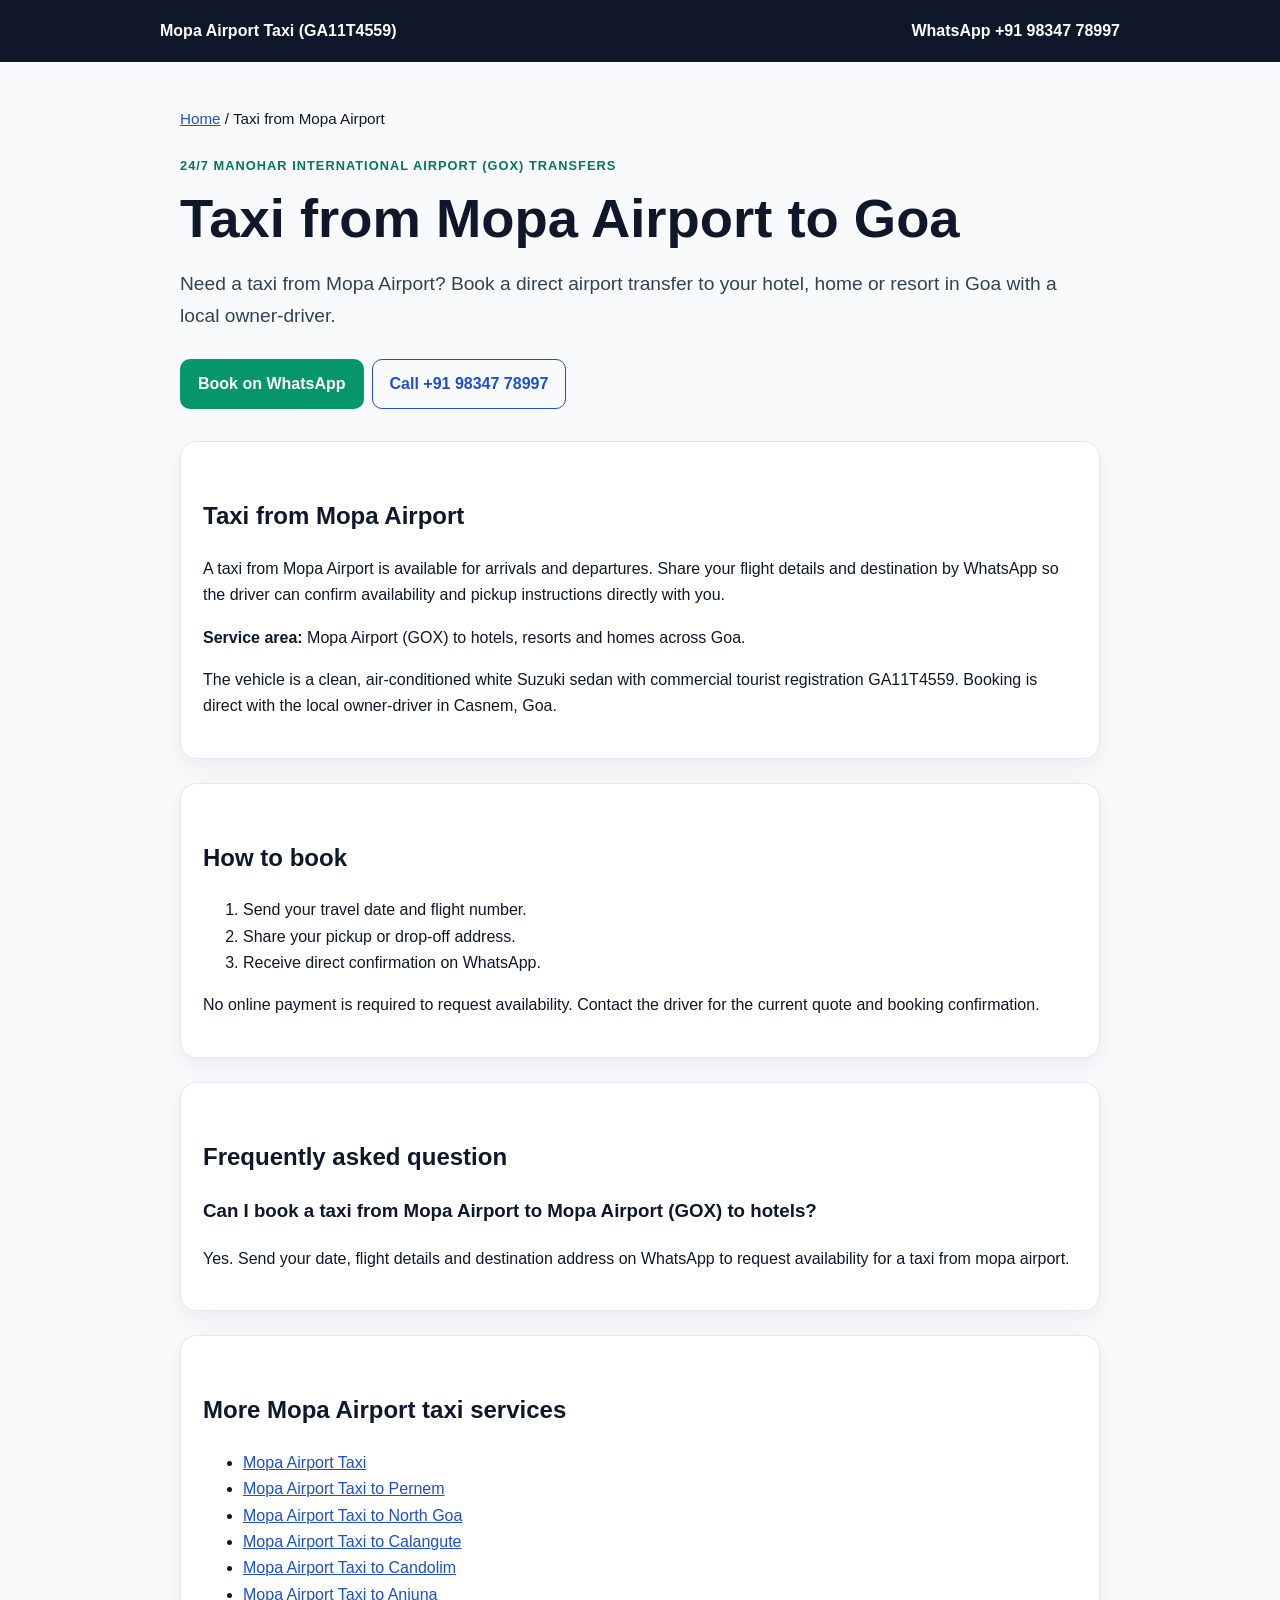
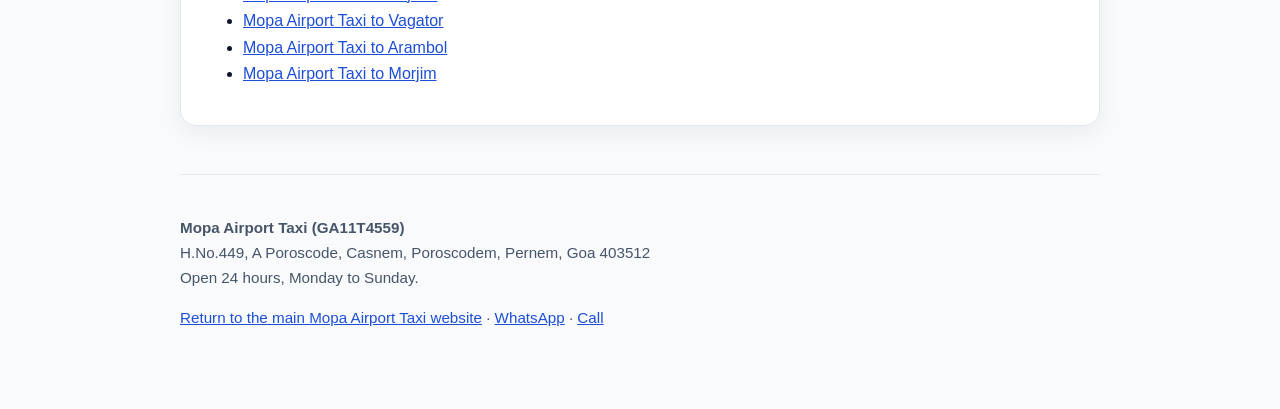
<file: taxi-from-mopa-airport/index.html>
<!doctype html>
<html lang="en"><head><meta charset="utf-8"><meta name="viewport" content="width=device-width,initial-scale=1"><title>Taxi from Mopa Airport | 24/7 GOX Transfers in Goa</title><meta name="description" content="Need a taxi from Mopa Airport? Book a direct airport transfer to your hotel, home or resort in Goa with a local owner-driver."><link rel="canonical" href="https://darkreaper3008.github.io/Mopa-Airport-Taxi/taxi-from-mopa-airport/"><meta name="robots" content="index,follow"><meta property="og:type" content="website"><meta property="og:title" content="Taxi from Mopa Airport | 24/7 GOX Transfers in Goa"><meta property="og:description" content="Need a taxi from Mopa Airport? Book a direct airport transfer to your hotel, home or resort in Goa with a local owner-driver."><meta property="og:url" content="https://darkreaper3008.github.io/Mopa-Airport-Taxi/taxi-from-mopa-airport/"><meta property="og:site_name" content="Mopa Airport Taxi"><script type="application/ld+json">{"@context": "https://schema.org", "@type": ["LocalBusiness", "TaxiService"], "@id": "https://darkreaper3008.github.io/Mopa-Airport-Taxi/taxi-from-mopa-airport/#taxiservice", "name": "Mopa Airport Taxi (GA11T4559)", "url": "https://darkreaper3008.github.io/Mopa-Airport-Taxi/taxi-from-mopa-airport/", "telephone": "+919834778997", "priceRange": "$$", "serviceType": "Taxi from Mopa Airport to Goa", "areaServed": "Mopa Airport (GOX) to hotels, resorts and homes across Goa", "description": "Need a taxi from Mopa Airport? Book a direct airport transfer to your hotel, home or resort in Goa with a local owner-driver.", "address": {"@type": "PostalAddress", "streetAddress": "H.No.449, A Poroscode, Casnem", "addressLocality": "Poroscodem, Pernem", "addressRegion": "Goa", "postalCode": "403512", "addressCountry": "IN"}}</script><script type="application/ld+json">{"@context": "https://schema.org", "@type": "FAQPage", "mainEntity": [{"@type": "Question", "name": "Can I book a taxi from Mopa Airport to Mopa Airport (GOX) to hotels?", "acceptedAnswer": {"@type": "Answer", "text": "Yes. Send your date, flight details and destination address on WhatsApp to request availability for a taxi from mopa airport."}}]}</script><style>
:root{color-scheme:light}*{box-sizing:border-box}body{margin:0;font-family:Arial,Helvetica,sans-serif;background:#f8fafc;color:#0f172a;line-height:1.65}main{max-width:960px;margin:0 auto;padding:32px 20px 64px}header{background:#0f172a;color:#fff;padding:18px 20px}header .bar{max-width:960px;margin:auto;display:flex;justify-content:space-between;gap:16px;align-items:center;flex-wrap:wrap}a{color:#1d4ed8}header a{color:#fff;text-decoration:none;font-weight:700}.eyebrow{color:#047857;font-weight:700;text-transform:uppercase;letter-spacing:.08em;font-size:.8rem}h1{font-size:clamp(2rem,5vw,3.4rem);line-height:1.1;margin:.4rem 0 1rem;color:#0f172a}h2{margin-top:2rem;color:#0f172a}.lead{font-size:1.2rem;color:#334155}.card{background:#fff;border:1px solid #e2e8f0;border-radius:16px;padding:22px;margin-top:24px;box-shadow:0 8px 24px rgba(15,23,42,.06)}.cta{display:inline-block;background:#059669;color:#fff;font-weight:700;text-decoration:none;border-radius:10px;padding:12px 18px;margin:8px 8px 8px 0}.secondary{display:inline-block;border:1px solid #1d4ed8;color:#1d4ed8;font-weight:700;text-decoration:none;border-radius:10px;padding:11px 17px}.links{display:flex;flex-wrap:wrap;gap:10px}.links a{background:#eef2ff;padding:8px 12px;border-radius:8px;text-decoration:none}.crumb{font-size:.95rem;margin:12px 0 24px}footer{border-top:1px solid #e2e8f0;padding-top:24px;margin-top:48px;color:#475569;font-size:.95rem}
</style></head>
<body><header><div class="bar"><a href="https://darkreaper3008.github.io/Mopa-Airport-Taxi/">Mopa Airport Taxi (GA11T4559)</a><a href="https://wa.me/919834778997?text=Hi,%20I%20want%20to%20book%20a%20Mopa%20Airport%20taxi">WhatsApp +91 98347 78997</a></div></header><main><p class="crumb"><a href="https://darkreaper3008.github.io/Mopa-Airport-Taxi/">Home</a> / Taxi from Mopa Airport</p><p class="eyebrow">24/7 Manohar International Airport (GOX) transfers</p><h1>Taxi from Mopa Airport to Goa</h1><p class="lead">Need a taxi from Mopa Airport? Book a direct airport transfer to your hotel, home or resort in Goa with a local owner-driver.</p><p><a class="cta" href="https://wa.me/919834778997?text=Hi,%20I%20want%20to%20book%20a%20Mopa%20Airport%20taxi">Book on WhatsApp</a><a class="secondary" href="tel:+919834778997">Call +91 98347 78997</a></p><section class="card"><h2>Taxi from Mopa Airport</h2><p>A taxi from Mopa Airport is available for arrivals and departures. Share your flight details and destination by WhatsApp so the driver can confirm availability and pickup instructions directly with you.</p><p><strong>Service area:</strong> Mopa Airport (GOX) to hotels, resorts and homes across Goa.</p><p>The vehicle is a clean, air-conditioned white Suzuki sedan with commercial tourist registration GA11T4559. Booking is direct with the local owner-driver in Casnem, Goa.</p></section><section class="card"><h2>How to book</h2><ol><li>Send your travel date and flight number.</li><li>Share your pickup or drop-off address.</li><li>Receive direct confirmation on WhatsApp.</li></ol><p>No online payment is required to request availability. Contact the driver for the current quote and booking confirmation.</p></section><section class="card"><h2>Frequently asked question</h2><h3>Can I book a taxi from Mopa Airport to Mopa Airport (GOX) to hotels?</h3><p>Yes. Send your date, flight details and destination address on WhatsApp to request availability for a taxi from mopa airport.</p></section><section class="card"><h2>More Mopa Airport taxi services</h2><ul><li><a href="../mopa-airport-taxi/">Mopa Airport Taxi</a></li>
<li><a href="../mopa-airport-taxi-to-pernem/">Mopa Airport Taxi to Pernem</a></li>
<li><a href="../mopa-airport-taxi-to-north-goa/">Mopa Airport Taxi to North Goa</a></li>
<li><a href="../mopa-airport-taxi-to-calangute/">Mopa Airport Taxi to Calangute</a></li>
<li><a href="../mopa-airport-taxi-to-candolim/">Mopa Airport Taxi to Candolim</a></li>
<li><a href="../mopa-airport-taxi-to-anjuna/">Mopa Airport Taxi to Anjuna</a></li>
<li><a href="../mopa-airport-taxi-to-vagator/">Mopa Airport Taxi to Vagator</a></li>
<li><a href="../mopa-airport-taxi-to-arambol/">Mopa Airport Taxi to Arambol</a></li>
<li><a href="../mopa-airport-taxi-to-morjim/">Mopa Airport Taxi to Morjim</a></li></ul></section><footer><p><strong>Mopa Airport Taxi (GA11T4559)</strong><br>H.No.449, A Poroscode, Casnem, Poroscodem, Pernem, Goa 403512<br>Open 24 hours, Monday to Sunday.</p><p><a href="https://darkreaper3008.github.io/Mopa-Airport-Taxi/">Return to the main Mopa Airport Taxi website</a> · <a href="https://wa.me/919834778997?text=Hi,%20I%20want%20to%20book%20a%20Mopa%20Airport%20taxi">WhatsApp</a> · <a href="tel:+919834778997">Call</a></p></footer></main></body></html>
</file>
